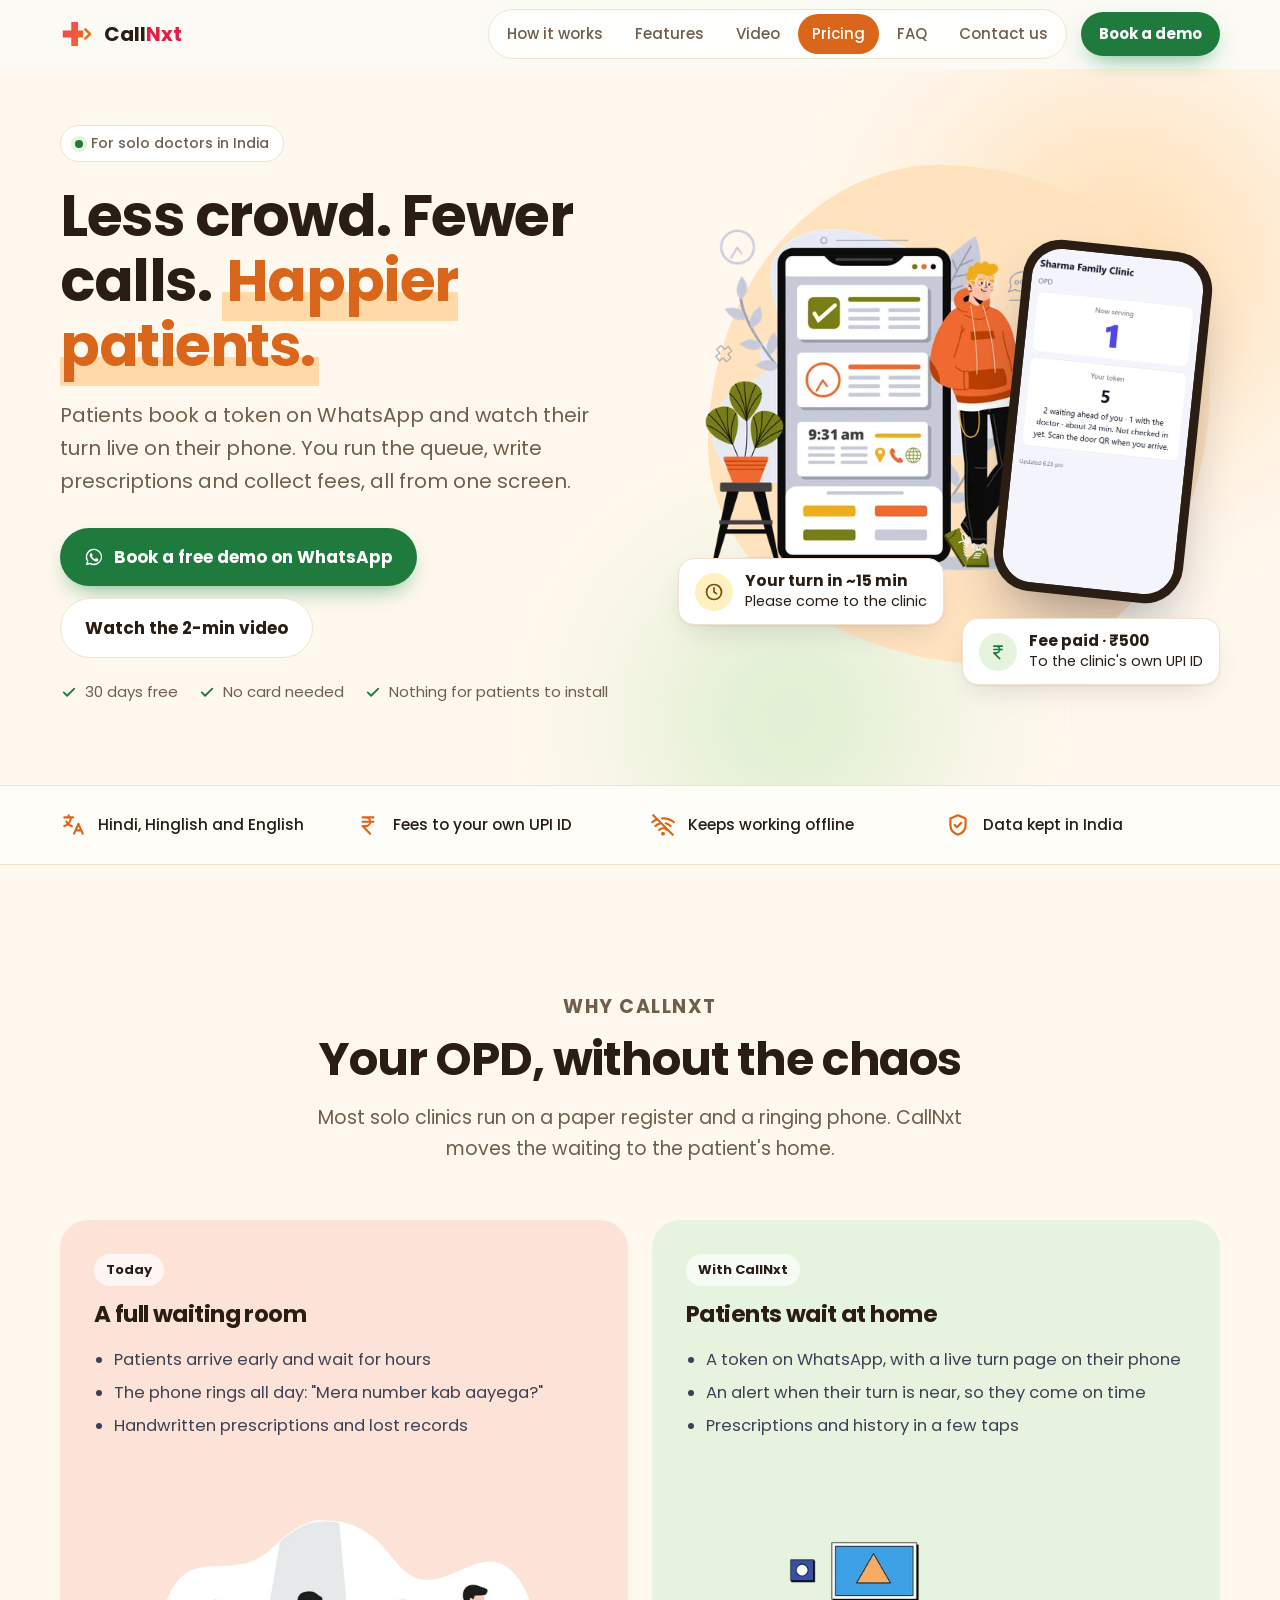
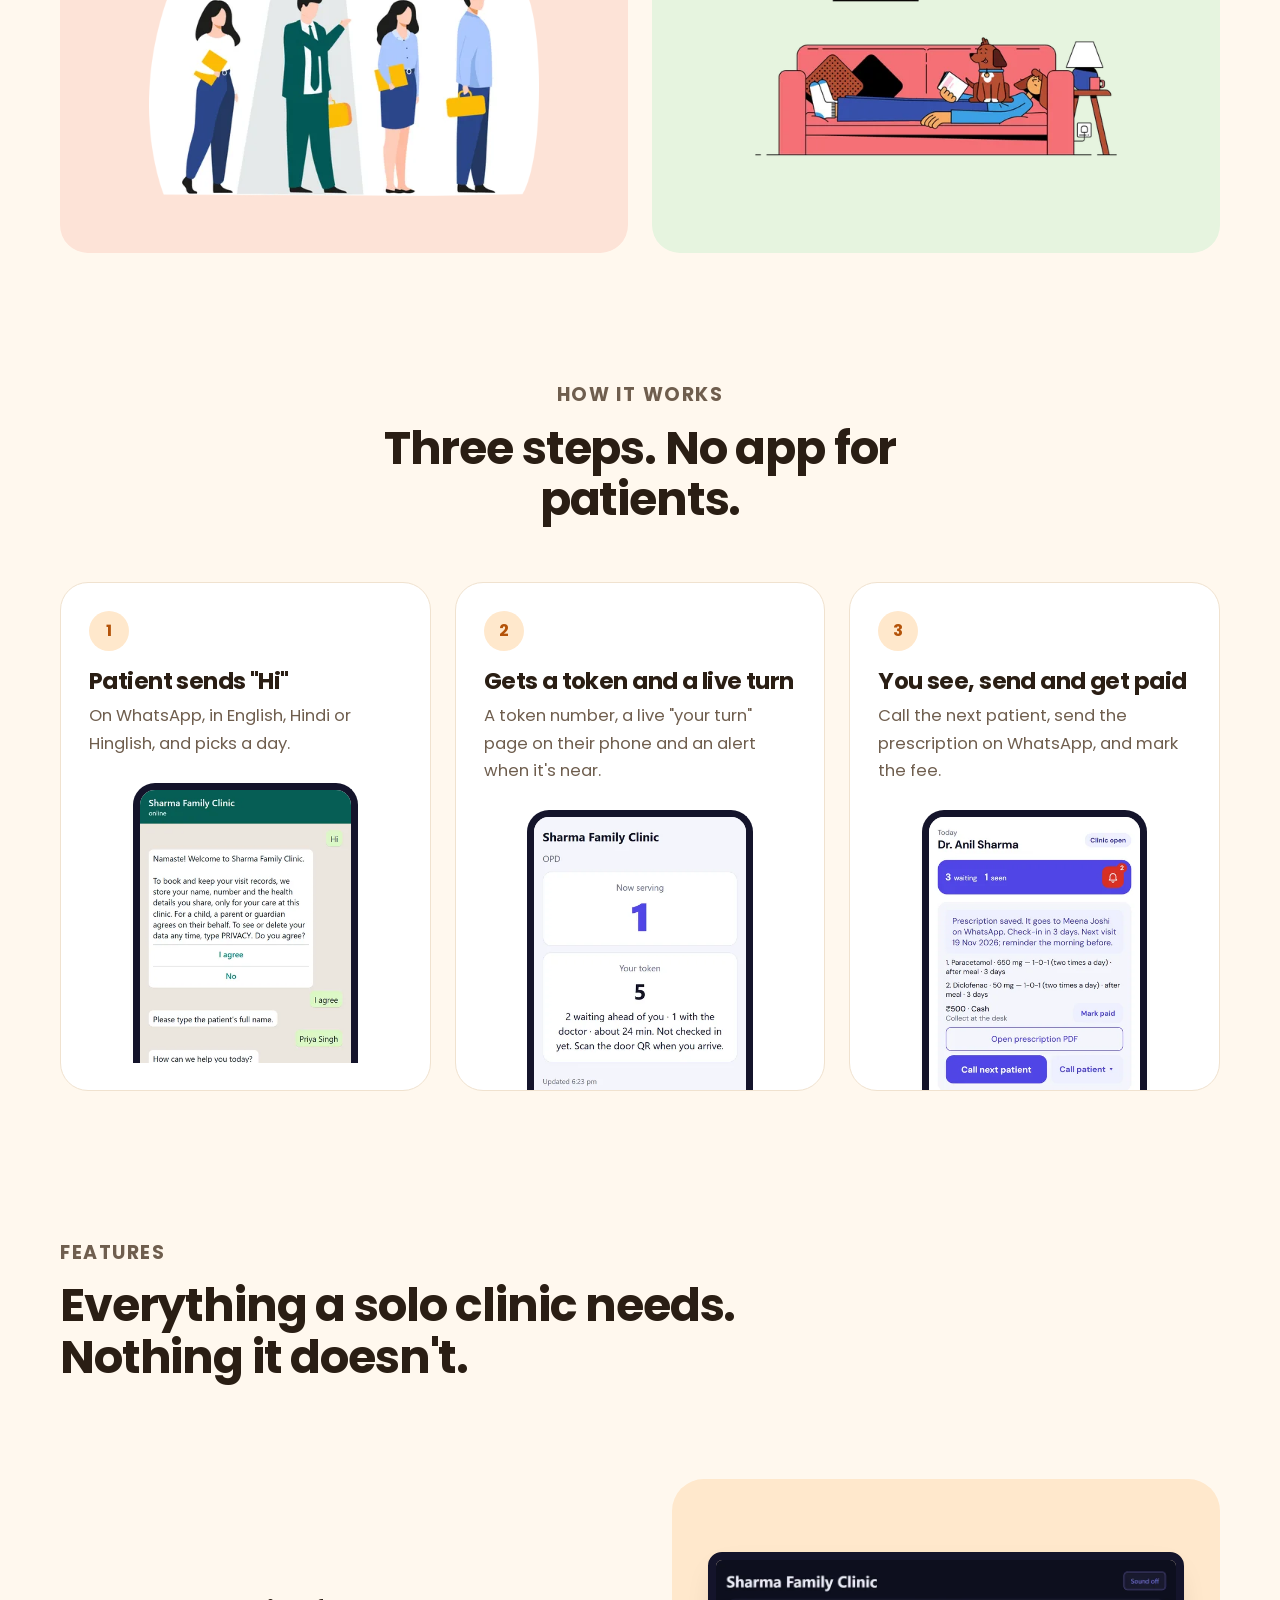
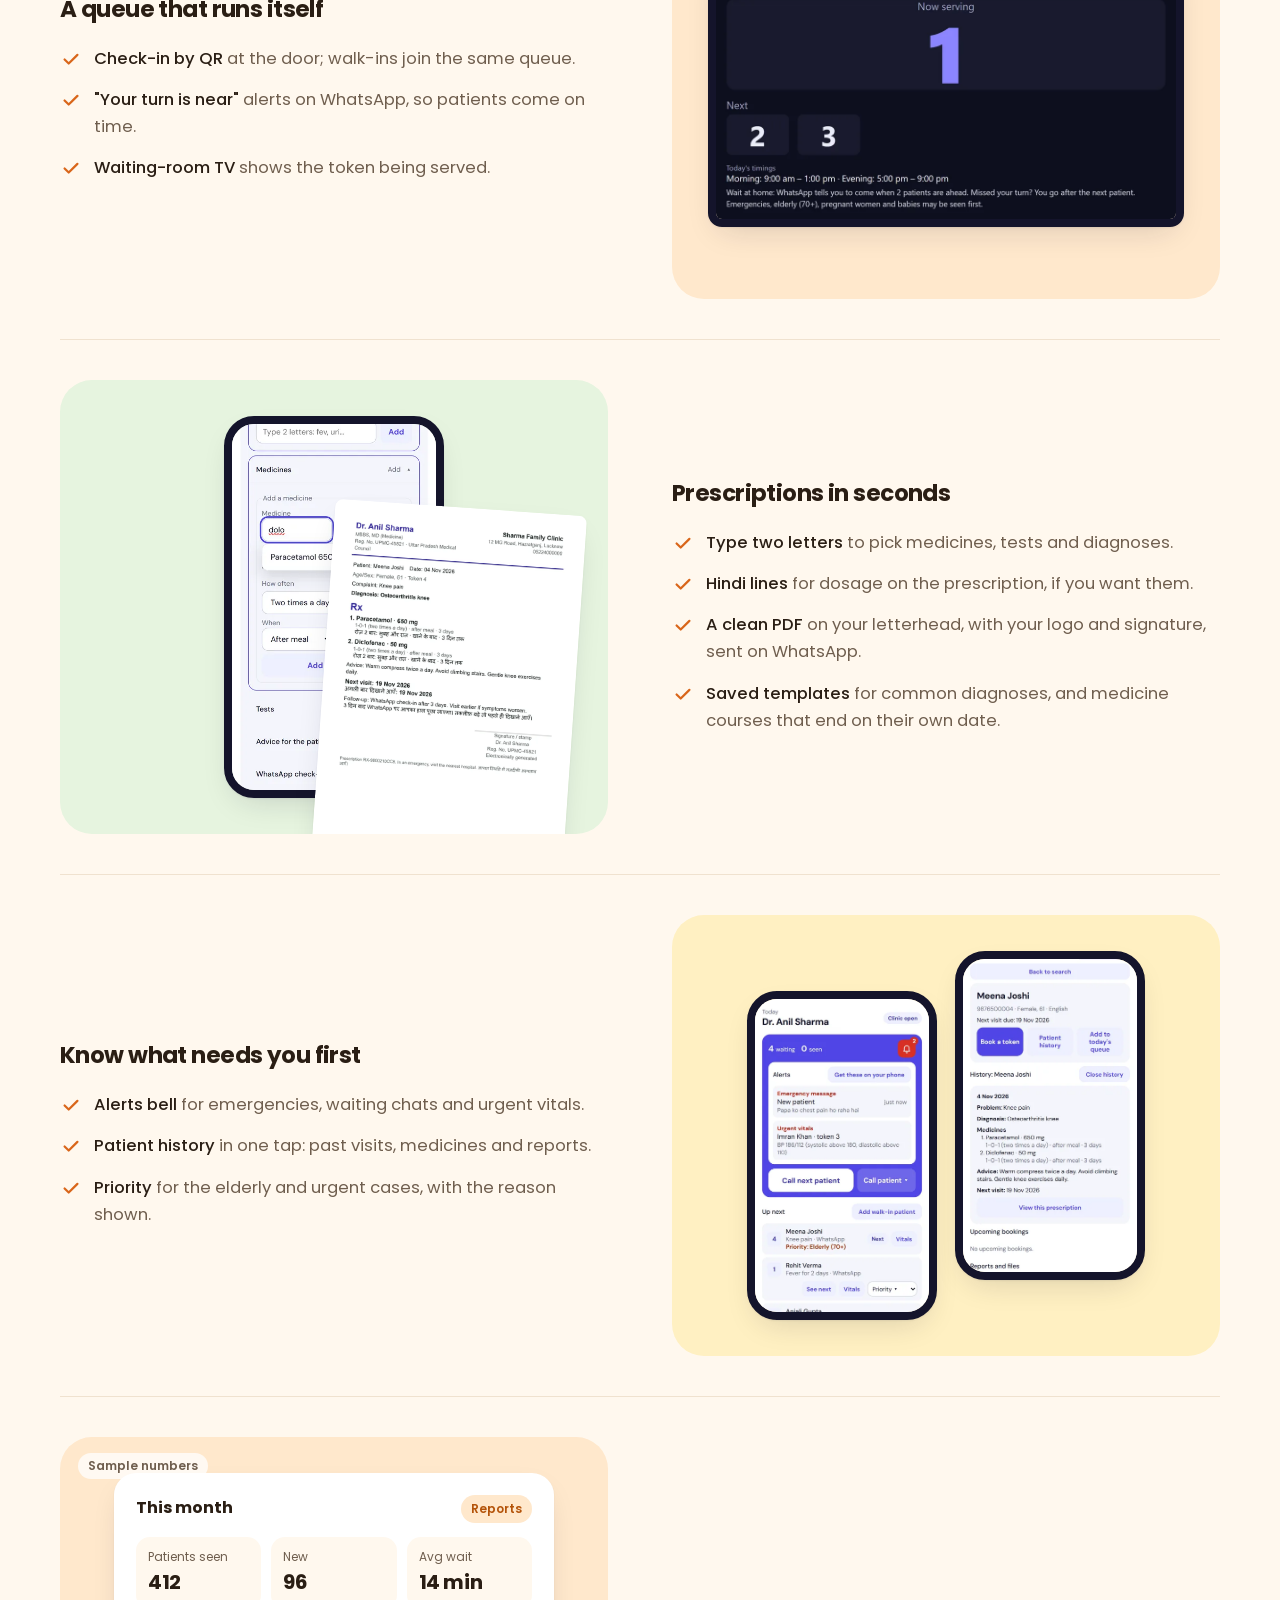
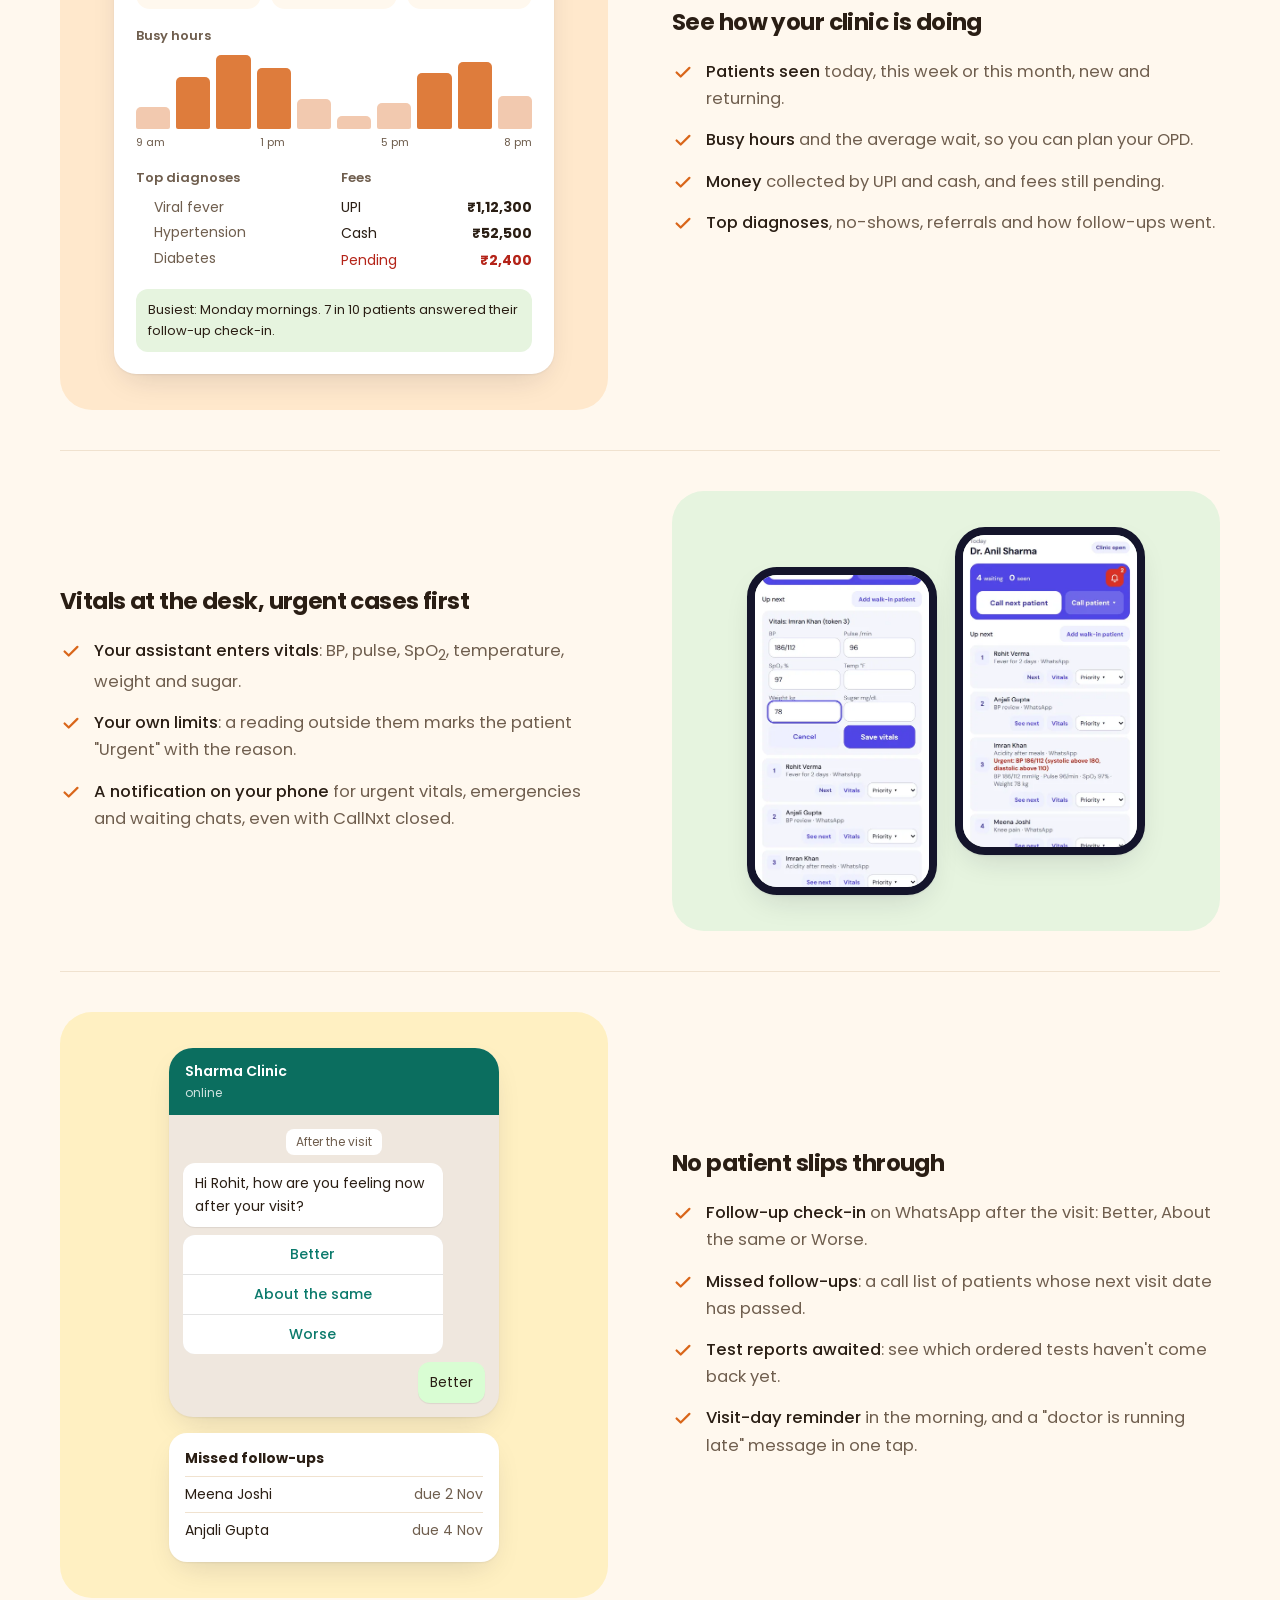
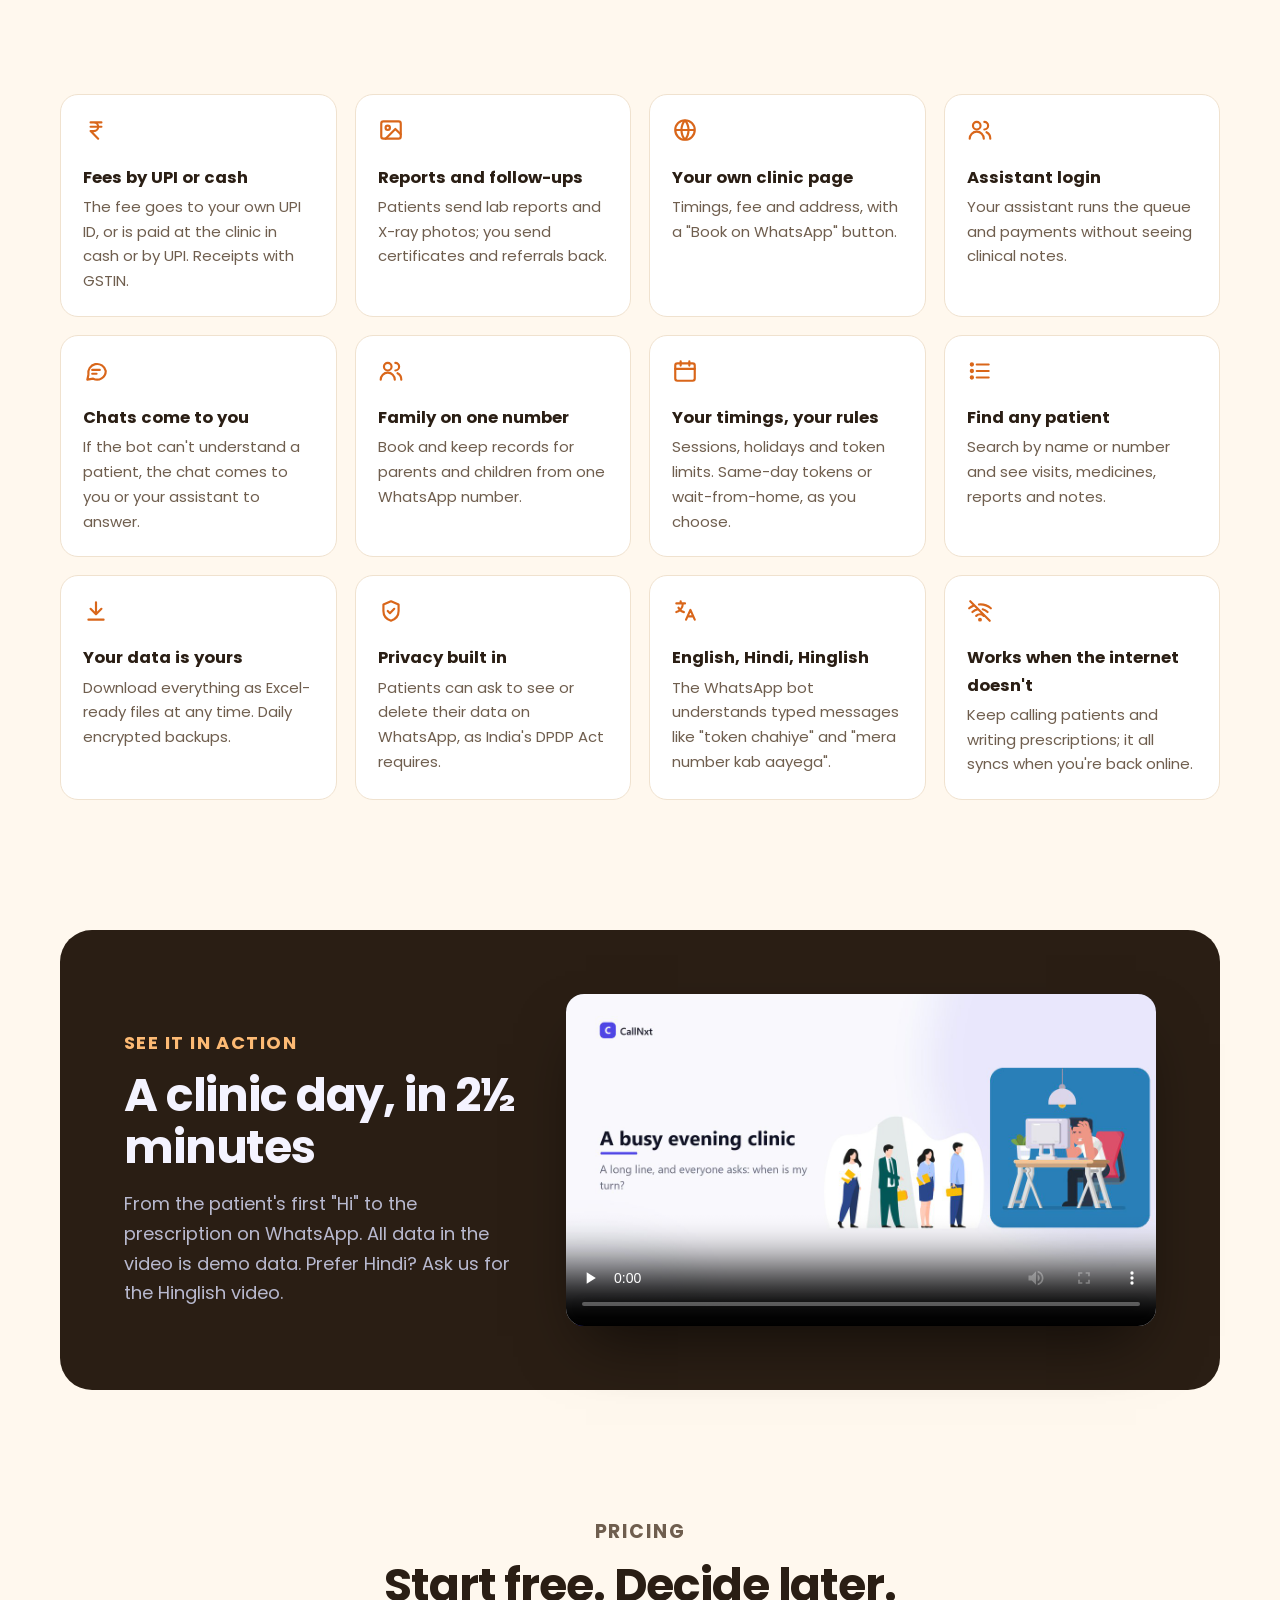
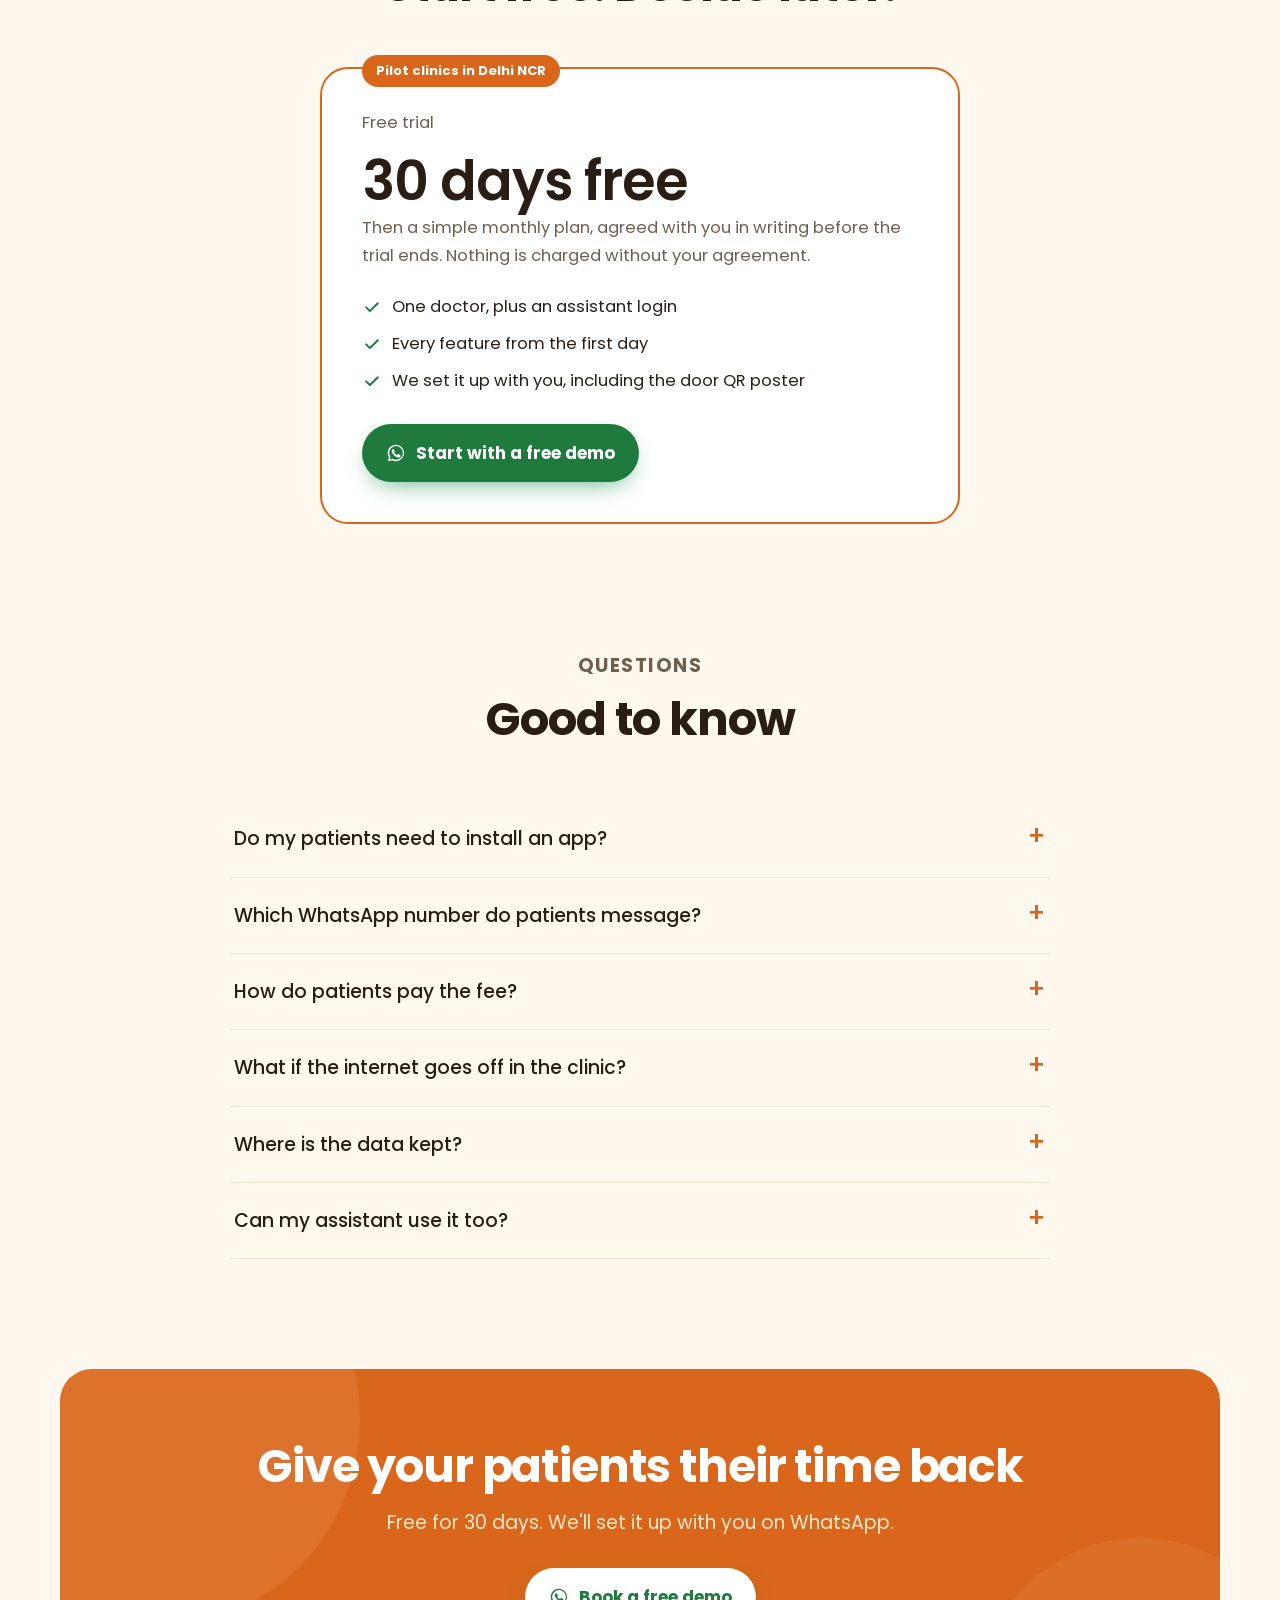
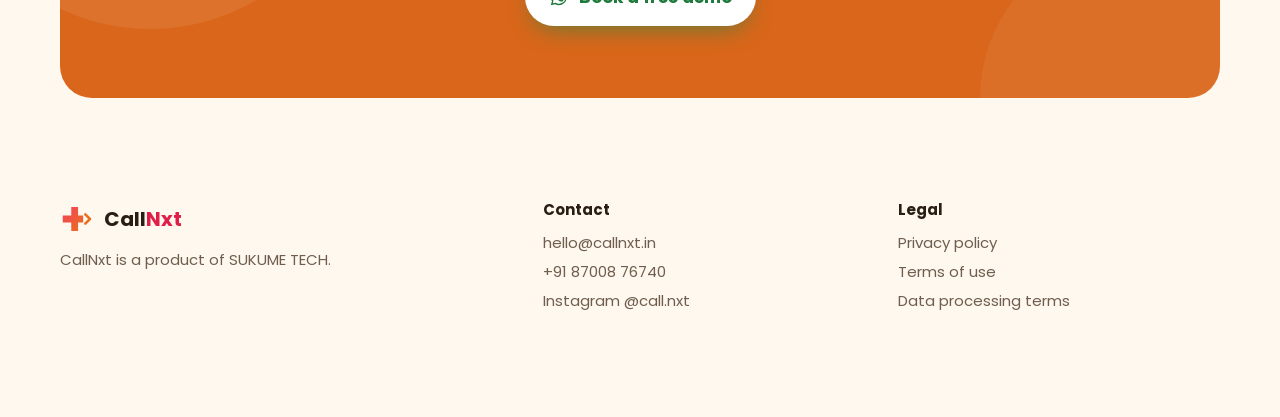
<file: index.html>
<!doctype html>
<html lang="en">
<head>
<meta charset="utf-8">
<meta name="viewport" content="width=device-width, initial-scale=1">
<title>CallNxt: WhatsApp tokens, queue and prescriptions for solo clinics</title>
<meta name="description" content="CallNxt helps solo doctors in India run tokens, the queue, prescriptions and patient messages on WhatsApp. 30 days free.">
<meta name="theme-color" content="#FFF8EE">
<link rel="canonical" href="https://callnxt.in/">
<meta property="og:title" content="CallNxt: less crowd, fewer calls, happier patients">
<meta property="og:description" content="WhatsApp tokens, a live queue and prescriptions for solo clinics in India. 30 days free.">
<meta property="og:image" content="https://callnxt.in/media/poster.jpg">
<meta property="og:url" content="https://callnxt.in/">
<link rel="icon" href="/static/icons/favicon-32.png" type="image/png">
<link rel="preconnect" href="https://fonts.googleapis.com">
<link rel="preconnect" href="https://fonts.gstatic.com" crossorigin>
<link rel="stylesheet" href="https://fonts.googleapis.com/css2?family=Poppins:wght@400;500;600;700&display=swap">
<style>
:root {
  --bg: #FBFAF7; --paper: #FFFFFF; --ink: #15142B; --muted: #5E6178; --line: #E9E7F0;
  --indigo: #4F46E5; --indigo-dark: #3730A3; --lav: #EEEDFE; --lav-2: #DCD9FD;
  --mint: #E3F5EC; --green: #128C4A; --green-dark: #0B6B37; --amber: #FFF1D6; --amber-ink: #7A4B00; --coral: #FDE9E2;
  --radius: 22px; --shadow: 0 1px 2px rgba(21,20,43,.06), 0 12px 32px -12px rgba(21,20,43,.18);
}
* { box-sizing: border-box; }
html { scroll-behavior: smooth; }
body { margin: 0; background: var(--bg); color: var(--ink); font: 17px/1.65 'DM Sans', 'Segoe UI', system-ui, sans-serif; -webkit-font-smoothing: antialiased; }
img { max-width: 100%; display: block; }
a { color: var(--indigo); }
h1, h2, h3 { font-family: 'Fraunces', Georgia, serif; font-weight: 600; letter-spacing: -0.015em; line-height: 1.12; margin: 0; }
h1 { font-size: clamp(40px, 6.2vw, 68px); }
h2 { font-size: clamp(30px, 4.2vw, 46px); }
h3 { font-size: 23px; }
p { margin: 0; }
.wrap { width: min(1160px, 100% - 40px); margin-inline: auto; }
.muted { color: var(--muted); }
.eyebrow { display: inline-flex; align-items: center; gap: 8px; padding: 6px 14px; border-radius: 99px; background: var(--paper);
  border: 1px solid var(--line); font-size: 14px; font-weight: 500; color: var(--muted); }
.eyebrow i { width: 8px; height: 8px; border-radius: 50%; background: var(--green); box-shadow: 0 0 0 4px var(--mint); }
.kicker { font-size: 14px; font-weight: 700; letter-spacing: .08em; text-transform: uppercase; color: var(--indigo); margin-bottom: 12px; }
.btn { display: inline-flex; align-items: center; gap: 10px; padding: 15px 24px; border-radius: 14px; font-weight: 700; font-size: 17px;
  text-decoration: none; transition: transform .15s ease, box-shadow .15s ease, background .15s ease; }
.btn:hover { transform: translateY(-2px); }
.btn-wa { background: var(--green); color: #fff; box-shadow: 0 10px 24px -10px rgba(18,140,74,.7); }
.btn-wa:hover { background: var(--green-dark); }
.btn-ghost { color: var(--ink); background: var(--paper); border: 1px solid var(--line); }
.btn svg { width: 20px; height: 20px; flex: none; }

/* header */
.top { position: sticky; top: 0; z-index: 20; background: rgba(251,250,247,.82); backdrop-filter: saturate(160%) blur(14px);
  -webkit-backdrop-filter: saturate(160%) blur(14px); border-bottom: 1px solid transparent; transition: border-color .2s; }
.top.scrolled { border-color: var(--line); }
.top .wrap { display: flex; align-items: center; justify-content: space-between; height: 68px; }
.brand { display: flex; align-items: center; gap: 10px; font-weight: 700; font-size: 20px; color: var(--ink); text-decoration: none; }
.brand img { width: 34px; height: 34px; }
.brand .nxt { color: #E11D48; }
.top nav { display: flex; align-items: center; gap: 14px; }
.menu { display: flex; align-items: center; gap: 4px; padding: 4px; border-radius: 999px; background: rgba(255,255,255,.7); border: 1px solid var(--line); }
.menu a { color: var(--muted); text-decoration: none; font-size: 15px; font-weight: 500; padding: 8px 14px; border-radius: 999px; transition: background .15s, color .15s; white-space: nowrap; }
.menu a:hover { color: var(--ink); background: var(--lav); }
.menu a.on { color: #fff; background: var(--indigo); }
.top nav .btn { padding: 10px 18px; font-size: 15px; color: #fff; }
.menu-btn { display: none; width: 44px; height: 44px; border-radius: 12px; border: 1px solid var(--line); background: var(--paper); cursor: pointer;
  padding: 0; flex-direction: column; align-items: center; justify-content: center; gap: 5px; }
.menu-btn span { width: 20px; height: 2px; border-radius: 2px; background: var(--ink); transition: transform .2s, opacity .2s; }
.menu-btn[aria-expanded="true"] span:nth-child(1) { transform: translateY(7px) rotate(45deg); }
.menu-btn[aria-expanded="true"] span:nth-child(2) { opacity: 0; }
.menu-btn[aria-expanded="true"] span:nth-child(3) { transform: translateY(-7px) rotate(-45deg); }

/* hero */
.hero { position: relative; overflow: hidden; padding: 56px 0 80px; }
.hero::before, .hero::after { content: ""; position: absolute; border-radius: 50%; filter: blur(60px); z-index: -1; }
.hero::before { width: 560px; height: 560px; right: -120px; top: -80px; background: radial-gradient(circle, #DCD9FD 0%, rgba(220,217,253,0) 70%); }
.hero::after { width: 460px; height: 460px; right: 260px; bottom: -160px; background: radial-gradient(circle, #CFEFDF 0%, rgba(207,239,223,0) 70%); }
.hero .wrap { display: grid; grid-template-columns: 1.05fr 1fr; gap: 48px; align-items: center; }
.hero h1 { margin: 22px 0 20px; }
.hero h1 em { font-style: italic; color: var(--indigo); }
.lead { font-size: 20px; color: var(--muted); max-width: 540px; }
.actions { display: flex; flex-wrap: wrap; gap: 12px; margin: 30px 0 22px; }
.ticks { display: flex; flex-wrap: wrap; gap: 8px 20px; padding: 0; margin: 0; list-style: none; font-size: 15px; color: var(--muted); }
.ticks li { display: flex; align-items: center; gap: 7px; }
.ticks svg { width: 18px; height: 18px; color: var(--green); }

.stage { position: relative; height: 600px; }
.device { position: absolute; width: 260px; border-radius: 38px; background: #14142B; padding: 9px; box-shadow: 0 30px 60px -20px rgba(21,20,43,.45); }
.device img { border-radius: 30px; aspect-ratio: 390/760; object-fit: cover; object-position: top; width: 100%; height: auto; }
.device.patient { left: 4%; top: 30px; transform: rotate(-5deg); }
.device.doctor { right: 4%; top: 0; transform: rotate(4deg); }
.device .label { display: none; position: absolute; left: 50%; bottom: -38px; transform: translateX(-50%); white-space: nowrap; font-size: 13px; font-weight: 700;
  color: var(--muted); }
.float { position: absolute; z-index: 3; display: flex; align-items: center; gap: 12px; background: var(--paper); border: 1px solid var(--line);
  border-radius: 16px; padding: 12px 16px; box-shadow: var(--shadow); font-size: 14.5px; line-height: 1.35; animation: bob 6s ease-in-out infinite; }
.float b { display: block; font-size: 15.5px; }
.float .dot { width: 38px; height: 38px; border-radius: 12px; display: grid; place-items: center; flex: none; }
.float .dot svg { width: 20px; height: 20px; }
.float.f1 { left: -4%; bottom: 120px; }
.float.f1 .dot { background: var(--amber); color: var(--amber-ink); }
.float.f2 { right: -2%; bottom: 40px; animation-delay: -3s; }
.float.f2 .dot { background: var(--mint); color: var(--green); }
@keyframes bob { 50% { transform: translateY(-8px); } }

/* trust strip */
.strip { border-block: 1px solid var(--line); background: var(--paper); }
.strip .wrap { display: grid; grid-template-columns: repeat(4, 1fr); gap: 20px; padding: 26px 0; }
.strip div { display: flex; align-items: center; gap: 12px; font-weight: 500; font-size: 15.5px; }
.strip svg { width: 26px; height: 26px; color: var(--indigo); flex: none; }

section.block { padding: 110px 0; }
.head { max-width: 680px; margin-bottom: 56px; }
.head.center { text-align: center; margin-inline: auto; }
.head p { margin-top: 16px; font-size: 19px; color: var(--muted); }

/* before / after */
.ba { display: grid; grid-template-columns: 1fr 1fr; gap: 24px; }
.ba article { border-radius: var(--radius); padding: 34px 34px 0; overflow: hidden; display: flex; flex-direction: column; }
.ba .before { background: var(--coral); }
.ba .after { background: var(--mint); }
.tag { align-self: flex-start; font-size: 13px; font-weight: 700; padding: 5px 12px; border-radius: 99px; background: rgba(255,255,255,.7); margin-bottom: 16px; }
.ba ul { margin: 18px 0 0; padding-left: 20px; color: #3D3F55; }
.ba li { margin-bottom: 6px; }
.ba img { width: 78%; margin: 18px auto 0; }

/* steps */
.steps { display: grid; grid-template-columns: repeat(3, 1fr); gap: 24px; }
.step { background: var(--paper); border: 1px solid var(--line); border-radius: var(--radius); padding: 28px 28px 0; overflow: hidden;
  display: flex; flex-direction: column; transition: transform .25s ease, box-shadow .25s ease; }
.step:hover { transform: translateY(-4px); box-shadow: var(--shadow); }
.step .n { width: 40px; height: 40px; border-radius: 12px; background: var(--lav); color: var(--indigo); font-weight: 700; display: grid; place-items: center; margin-bottom: 18px; }
.step p { color: var(--muted); margin-top: 8px; }
.step .shot { margin: 26px auto 0; width: 72%; border-radius: 22px 22px 0 0; border: 7px solid #14142B; border-bottom: 0; overflow: hidden; height: 280px; }
.step .shot img { width: 100%; }

/* features */
.feature { display: grid; grid-template-columns: 1fr 1fr; gap: 64px; align-items: center; padding: 40px 0; }
.feature + .feature { border-top: 1px solid var(--line); }
.feature.flip .media { order: -1; }
.feature ul { list-style: none; padding: 0; margin: 22px 0 0; display: grid; gap: 14px; }
.feature li { display: flex; gap: 12px; color: var(--muted); }
.feature li svg { width: 22px; height: 22px; flex: none; color: var(--indigo); margin-top: 3px; }
.feature li b { color: var(--ink); font-weight: 500; }
.media { position: relative; border-radius: var(--radius); padding: 36px; display: grid; place-items: center; min-height: 420px; overflow: hidden; }
.media.lav { background: var(--lav); }
.media.mint { background: var(--mint); }
.media.amber { background: var(--amber); }
.media .tv { border-radius: 14px; border: 8px solid #14142B; box-shadow: var(--shadow); }
.media .phone-sm { width: 220px; border-radius: 30px; border: 8px solid #14142B; overflow: hidden; box-shadow: var(--shadow); }
.media .phone-sm img { aspect-ratio: 390/700; object-fit: cover; object-position: top; }
.media .paper { position: absolute; width: 46%; right: 6%; bottom: -30px; transform: rotate(4deg); border-radius: 8px; box-shadow: var(--shadow); }
.media .pair { display: flex; gap: 18px; align-items: flex-end; }
.media .pair .phone-sm { width: 190px; }
.media .pair .phone-sm:last-child { margin-bottom: 40px; }

.more { display: grid; grid-template-columns: repeat(4, 1fr); gap: 18px; margin-top: 56px; }
.more div { background: var(--paper); border: 1px solid var(--line); border-radius: 18px; padding: 22px; }
.more b { display: block; margin: 12px 0 4px; }
.more p { font-size: 15px; color: var(--muted); }
.more svg { width: 26px; height: 26px; color: var(--indigo); }

/* video */
.video { background: #15142B; color: #F4F3FF; border-radius: 32px; padding: 64px; display: grid; grid-template-columns: .8fr 1.2fr; gap: 48px; align-items: center; }
.video .kicker { color: #A8A3FF; }
.video p { color: #B8B9CF; margin-top: 16px; font-size: 18px; }
.video video { width: 100%; border-radius: 18px; background: #000; aspect-ratio: 16/9; box-shadow: 0 30px 60px -20px rgba(0,0,0,.6); }

/* pricing + founder */
.duo { display: grid; grid-template-columns: 1fr; gap: 24px; max-width: 640px; margin-inline: auto; }
.price { background: var(--paper); border: 2px solid var(--indigo); border-radius: var(--radius); padding: 40px; position: relative; }
.price .badge { position: absolute; top: -14px; left: 40px; background: var(--indigo); color: #fff; font-size: 13px; font-weight: 700; padding: 5px 14px; border-radius: 99px; }
.price .big { font-family: 'Poppins', 'Segoe UI', sans-serif; letter-spacing: -0.02em; font-size: 54px; font-weight: 600; line-height: 1; margin: 18px 0 6px; }
.price ul { list-style: none; padding: 0; margin: 24px 0 30px; display: grid; gap: 10px; }
.price li { display: flex; gap: 10px; }
.price li svg { width: 20px; height: 20px; color: var(--green); flex: none; margin-top: 4px; }
.founder { background: var(--lav); border-radius: var(--radius); padding: 40px; display: flex; flex-direction: column; }
.founder .who { display: flex; align-items: center; gap: 14px; margin-top: auto; padding-top: 28px; }
.founder .av { width: 52px; height: 52px; border-radius: 50%; background: var(--indigo); color: #fff; font-weight: 700; font-size: 20px; display: grid; place-items: center; }
.founder blockquote { margin: 18px 0 0; font-family: 'Fraunces', Georgia, serif; font-size: 23px; line-height: 1.4; }

/* faq */
.faq { max-width: 820px; margin-inline: auto; }
.faq details { border-bottom: 1px solid var(--line); padding: 22px 4px; }
.faq summary { cursor: pointer; font-weight: 500; font-size: 19px; list-style: none; display: flex; justify-content: space-between; gap: 20px; }
.faq summary::-webkit-details-marker { display: none; }
.faq summary::after { content: "+"; font-size: 26px; line-height: 1; color: var(--indigo); transition: transform .2s; }
.faq details[open] summary::after { transform: rotate(45deg); }
.faq details p { margin-top: 12px; color: var(--muted); }

/* final cta */
.cta { background: var(--indigo); color: #fff; border-radius: 32px; padding: 72px 40px; text-align: center; position: relative; overflow: hidden; }
.cta::before { content: ""; position: absolute; width: 420px; height: 420px; border-radius: 50%; background: rgba(255,255,255,.08); left: -120px; top: -160px; }
.cta::after { content: ""; position: absolute; width: 320px; height: 320px; border-radius: 50%; background: rgba(255,255,255,.06); right: -80px; bottom: -160px; }
.cta p { color: #DCD9FD; font-size: 19px; margin: 14px auto 30px; max-width: 560px; }
.cta .btn-wa { position: relative; z-index: 1; }

footer { padding: 60px 0 100px; color: var(--muted); font-size: 15px; }
footer .wrap { display: grid; grid-template-columns: 1.4fr 1fr 1fr; gap: 32px; }
footer b { color: var(--ink); display: block; margin-bottom: 8px; }
footer a { color: var(--muted); text-decoration: none; display: block; margin: 4px 0; }
footer a:hover { color: var(--ink); }

.fab { position: fixed; right: 18px; bottom: 18px; z-index: 30; width: 60px; height: 60px; border-radius: 50%; background: var(--green);
  display: none; place-items: center; box-shadow: 0 12px 28px -8px rgba(18,140,74,.7); }
.fab svg { width: 30px; height: 30px; color: #fff; }

/* reveal */
.reveal { opacity: 0; transform: translateY(24px); transition: opacity .7s ease, transform .7s ease; }
.reveal.in { opacity: 1; transform: none; }
@media (prefers-reduced-motion: reduce) { .reveal { opacity: 1; transform: none; transition: none; } .float { animation: none; } html { scroll-behavior: auto; } }

/* responsive */
section[id], footer[id] { scroll-margin-top: 84px; }
@media (max-width: 1120px) {
  .menu-btn { display: flex; }
  .menu { display: none; position: absolute; left: 12px; right: 12px; top: 74px; flex-direction: column; align-items: stretch; gap: 6px;
    padding: 10px; border-radius: 20px; background: var(--paper); box-shadow: 0 20px 40px -12px rgba(42,30,20,.3); }
  .menu.open { display: flex; }
  .menu a { font-size: 17px; padding: 14px 18px; border-radius: 14px; background: var(--bg); color: var(--ink); }
}
@media (max-width: 960px) {
  .hero .wrap, .feature, .video, .duo { grid-template-columns: 1fr; }
  .feature.flip .media { order: 0; }
  .stage { height: 520px; max-width: 520px; margin-inline: auto; width: 100%; }
  .steps { grid-template-columns: 1fr; max-width: 520px; margin-inline: auto; }
  .more { grid-template-columns: 1fr 1fr; }
  .strip .wrap { grid-template-columns: 1fr 1fr; }
  .video { padding: 40px 28px; }
  footer .wrap { grid-template-columns: 1fr; }
}
@media (max-width: 640px) {
  body { font-size: 16px; }
  .hero { padding: 32px 0 56px; }
  .lead { font-size: 18px; }
  .btn { width: 100%; justify-content: center; }
  .top nav .btn { width: auto; }
  .stage { height: 440px; }
  .device { width: 168px; border-radius: 26px; padding: 6px; }
  .device img { border-radius: 21px; }
  .device.patient { left: 2%; top: 26px; }
  .device.doctor { right: 2%; }
  .device .label { display: none; }
  .float { font-size: 13px; padding: 10px 12px; }
  .float b { font-size: 14px; }
  .float.f1 { left: 0; bottom: 64px; }
  .float.f2 { right: 0; bottom: 0; }
  section.block { padding: 72px 0; }
  .ba { grid-template-columns: 1fr; }
  .ba article { padding: 26px 24px 0; }
  .media { padding: 24px; min-height: 340px; }
  .media .pair .phone-sm { width: 140px; }
  .more { grid-template-columns: 1fr; }
  .strip .wrap { grid-template-columns: 1fr 1fr; gap: 16px; }
  .strip div { font-size: 14px; }
  .price, .founder { padding: 30px 24px; }
  .cta { padding: 52px 22px; border-radius: 24px; }
  .fab { display: grid; }
}

:root { --bg: #FFF8EE; --paper: #FFFFFF; --ink: #2A1E14; --muted: #6F5E4E; --line: #F0E2CF; --indigo: #D9661A; --indigo-dark: #B45309;
  --lav: #FFE8CC; --mint: #E6F4DF; --amber: #FFF0C2; --coral: #FDE3D7; --green: #1F7A3D; --green-dark: #17602F; --radius: 28px; }
body { font-family: 'Poppins', 'Segoe UI', system-ui, sans-serif; font-size: 16.5px; }
h1, h2, h3 { font-family: 'Poppins', 'Segoe UI', sans-serif; font-weight: 700; letter-spacing: -0.025em; }
h1 { font-size: clamp(36px, 5.2vw, 58px); }
.hero::before { background: radial-gradient(circle, #FFD9A8 0%, rgba(255,217,168,0) 70%); }
.hero::after { background: radial-gradient(circle, #D4EDC8 0%, rgba(212,237,200,0) 70%); }
.hero h1 em { font-style: normal; color: var(--indigo); background: linear-gradient(transparent 64%, #FFD9A8 64%); padding: 0 4px; }
.btn { border-radius: 999px; }
.eyebrow { background: #FFF; border-color: var(--line); }
.illus { position: relative; height: 560px; }
.illus .blob { position: absolute; inset: 30px 10px 30px 30px; border-radius: 46% 54% 42% 58% / 56% 44% 56% 44%; background: #FFE3BF; }
.illus .art { position: absolute; width: 74%; left: 2%; top: 60px; }
.illus .device.mini { width: 190px; right: 4%; left: auto; top: 110px; transform: rotate(6deg); background: #2A1E14; }
.illus .float.f1 { left: 0; bottom: 70px; }
.illus .float.f2 { right: 0; bottom: 10px; }
.float .dot { border-radius: 50%; }
.strip { background: #FFFDF8; }
.kicker { color: var(--indigo); }
.ba .before { background: #FDE3D7; }
.ba .after { background: #E6F4DF; }
.step { border-radius: 28px; }
.step .n { border-radius: 50%; background: #FFE8CC; color: #B45309; }
.media { border-radius: 32px; }
.video { background: #2A1E14; }
.video .kicker { color: #FDBA74; }
.cta { background: #D9661A; }
.cta p { color: #FFE8CC; }
.cta .btn-wa { background: #fff; color: #1F7A3D; }
.founder { background: #FFE8CC; }
.price { border-color: #D9661A; }
.price .badge { background: #D9661A; }
.faq summary::after { color: #D9661A; }
@media (max-width: 960px) { .illus { max-width: 540px; margin-inline: auto; width: 100%; } }
@media (max-width: 640px) {
  .illus { height: 420px; }
  .illus .blob { inset: 20px 0 30px 10px; }
  .illus .art { width: 80%; top: 30px; }
  .illus .device.mini { width: 120px; top: 80px; right: 2%; border-radius: 22px; padding: 5px; }
  .illus .device.mini img { border-radius: 18px; }
  .illus .float.f1 { bottom: 60px; }
}

/* analytics card (sample numbers) */
.dash { width: 100%; max-width: 440px; background: #fff; border-radius: 22px; box-shadow: var(--shadow); padding: 22px; font-size: 14px; }
.dash .top-row { display: flex; justify-content: space-between; align-items: center; margin-bottom: 14px; }
.dash .top-row b { font-size: 16px; }
.dash .pill { font-size: 12px; font-weight: 600; background: var(--lav); color: var(--indigo-dark); padding: 4px 10px; border-radius: 99px; }
.dash .kpis { display: grid; grid-template-columns: repeat(3, 1fr); gap: 10px; }
.dash .kpi { background: var(--bg); border-radius: 14px; padding: 10px 12px; }
.dash .kpi span { display: block; color: var(--muted); font-size: 12px; }
.dash .kpi strong { font-size: 20px; letter-spacing: -0.02em; }
.dash h4 { font-size: 13px; color: var(--muted); font-weight: 600; margin: 16px 0 8px; }
.dash .bars { display: flex; align-items: flex-end; gap: 6px; height: 74px; }
.dash .bars i { flex: 1; background: var(--indigo); border-radius: 5px 5px 2px 2px; opacity: .85; }
.dash .bars i.lo { opacity: .35; }
.dash .hrs { display: flex; justify-content: space-between; color: var(--muted); font-size: 11px; margin-top: 4px; }
.dash .split { display: grid; grid-template-columns: 1fr 1fr; gap: 14px; }
.dash ol { margin: 0; padding-left: 18px; }
.dash ol li { margin: 2px 0; }
.dash .money div { display: flex; justify-content: space-between; margin: 3px 0; }
.dash .money .due { color: #B42318; }
.dash .note { margin-top: 14px; background: var(--mint); border-radius: 12px; padding: 10px 12px; font-size: 13px; }
.sample { position: absolute; left: 18px; top: 16px; font-size: 12px; font-weight: 600; color: var(--muted); background: rgba(255,255,255,.75); padding: 3px 10px; border-radius: 99px; }

/* WhatsApp follow-up mock */
.chat { width: 100%; max-width: 330px; background: #EFE7DE; border-radius: 24px; overflow: hidden; box-shadow: var(--shadow); font-size: 14px; }
.chat .bar { background: #0B6E5F; color: #fff; padding: 12px 16px; font-weight: 600; }
.chat .bar small { display: block; font-weight: 400; opacity: .8; font-size: 12px; }
.chat .body { padding: 14px; display: grid; gap: 8px; }
.chat .msg { background: #fff; border-radius: 12px; padding: 9px 12px; max-width: 86%; box-shadow: 0 1px 1px rgba(0,0,0,.08); }
.chat .msg.me { background: #D9FDD3; justify-self: end; }
.chat .btns { display: grid; gap: 1px; background: #E3E3E3; border-radius: 12px; overflow: hidden; max-width: 86%; }
.chat .btns span { background: #fff; color: #0B7A6C; text-align: center; padding: 8px; font-weight: 500; }
.chat .day { justify-self: center; font-size: 12px; background: #fff; border-radius: 8px; padding: 3px 10px; color: var(--muted); }
.media .stack { display: grid; gap: 16px; justify-items: center; width: 100%; }
.callist { width: 100%; max-width: 330px; background: #fff; border-radius: 18px; box-shadow: var(--shadow); padding: 14px 16px; font-size: 14px; }
.callist b { display: block; margin-bottom: 6px; }
.callist div { display: flex; justify-content: space-between; padding: 6px 0; border-top: 1px solid var(--line); color: var(--muted); }
.callist div span:first-child { color: var(--ink); }
@media (max-width: 640px) {
  .dash { padding: 16px; }
  .dash .kpi strong { font-size: 17px; }
  .dash .split { grid-template-columns: 1fr; }
}
</style>
</head>
<body>
<svg width="0" height="0" style="position:absolute" aria-hidden="true">
  <symbol id="chart" viewBox="0 0 24 24"><g fill="none" stroke="currentColor" stroke-width="2" stroke-linecap="round"><path d="M4 20h16M7 16v-5M12 16V6M17 16v-8"/></g></symbol>
  <symbol id="pen" viewBox="0 0 24 24"><g fill="none" stroke="currentColor" stroke-width="2" stroke-linecap="round" stroke-linejoin="round"><path d="M4 20h4L19 9l-4-4L4 16z"/><path d="M13 7l4 4"/></g></symbol>
  <symbol id="msg" viewBox="0 0 24 24"><g fill="none" stroke="currentColor" stroke-width="2" stroke-linecap="round" stroke-linejoin="round"><path d="M21 12a8 8 0 0 1-11.6 7.1L4 20l1-4.6A8 8 0 1 1 21 12z"/><path d="M8.5 11h7M8.5 14.5h4"/></g></symbol>
  <symbol id="down" viewBox="0 0 24 24"><g fill="none" stroke="currentColor" stroke-width="2" stroke-linecap="round" stroke-linejoin="round"><path d="M12 4v11M7 10l5 5 5-5M5 20h14"/></g></symbol>
  <symbol id="list" viewBox="0 0 24 24"><g fill="none" stroke="currentColor" stroke-width="2" stroke-linecap="round"><path d="M9 6h11M9 12h11M9 18h11"/><circle cx="4.5" cy="6" r="1" fill="currentColor"/><circle cx="4.5" cy="12" r="1" fill="currentColor"/><circle cx="4.5" cy="18" r="1" fill="currentColor"/></g></symbol>
  <symbol id="phone" viewBox="0 0 24 24"><g fill="none" stroke="currentColor" stroke-width="2" stroke-linecap="round"><rect x="7" y="2.5" width="10" height="19" rx="2.5"/><path d="M11 18.5h2"/></g></symbol>
  <symbol id="wa" viewBox="0 0 24 24"><path fill="currentColor" d="M12.04 2a9.9 9.9 0 0 0-8.5 15l-1.4 5 5.1-1.3A9.9 9.9 0 1 0 12.04 2Zm0 18.1a8.2 8.2 0 0 1-4.2-1.1l-.3-.2-3 .8.8-3-.2-.3a8.2 8.2 0 1 1 6.9 3.8Zm4.5-6.1c-.2-.1-1.5-.7-1.7-.8-.2-.1-.4-.1-.6.1l-.8 1c-.1.2-.3.2-.5.1a6.7 6.7 0 0 1-3.3-2.9c-.3-.4.2-.4.7-1.4.1-.2 0-.3 0-.4l-.8-1.8c-.2-.5-.4-.4-.6-.4h-.5a1 1 0 0 0-.7.3 3 3 0 0 0-.9 2.2 5.2 5.2 0 0 0 1.1 2.7 11.8 11.8 0 0 0 4.5 4c1.7.7 2.3.8 3.1.6.5-.1 1.5-.6 1.7-1.2.2-.6.2-1.1.2-1.2-.1-.1-.3-.2-.5-.3Z"/></symbol>
  <symbol id="check" viewBox="0 0 24 24"><path fill="none" stroke="currentColor" stroke-width="2.4" stroke-linecap="round" stroke-linejoin="round" d="m5 12.5 4.5 4.5L19 7.5"/></symbol>
  <symbol id="clock" viewBox="0 0 24 24"><g fill="none" stroke="currentColor" stroke-width="2" stroke-linecap="round"><circle cx="12" cy="12" r="9"/><path d="M12 7v5l3 2"/></g></symbol>
  <symbol id="rupee" viewBox="0 0 24 24"><path fill="none" stroke="currentColor" stroke-width="2" stroke-linecap="round" stroke-linejoin="round" d="M7 5h10M7 9h10M7 5h3a4 4 0 0 1 0 8H7l7 7"/></symbol>
  <symbol id="lang" viewBox="0 0 24 24"><g fill="none" stroke="currentColor" stroke-width="2" stroke-linecap="round" stroke-linejoin="round"><path d="M4 5h8M8 3v2M10 5c0 4-3 7-6 8M6 9c1 2 3 3.5 5 4"/><path d="m13 20 4-9 4 9M14.5 17h5"/></g></symbol>
  <symbol id="wifi" viewBox="0 0 24 24"><g fill="none" stroke="currentColor" stroke-width="2" stroke-linecap="round"><path d="M3 3l18 18M8.5 16.5a5 5 0 0 1 7 0M5 13a10 10 0 0 1 5-2.7M14.5 10.4A10 10 0 0 1 19 13M2 9.5a15 15 0 0 1 4.3-2.6M11 6a15 15 0 0 1 11 3.5"/><circle cx="12" cy="20" r=".8" fill="currentColor"/></g></symbol>
  <symbol id="shield" viewBox="0 0 24 24"><g fill="none" stroke="currentColor" stroke-width="2" stroke-linecap="round" stroke-linejoin="round"><path d="M12 3 5 6v6c0 4.5 3 7.7 7 9 4-1.3 7-4.5 7-9V6z"/><path d="m9 12 2 2 4-4"/></g></symbol>
  <symbol id="tv" viewBox="0 0 24 24"><g fill="none" stroke="currentColor" stroke-width="2" stroke-linecap="round"><rect x="3" y="5" width="18" height="12" rx="2"/><path d="M8 21h8M12 17v4"/></g></symbol>
  <symbol id="file" viewBox="0 0 24 24"><g fill="none" stroke="currentColor" stroke-width="2" stroke-linecap="round" stroke-linejoin="round"><path d="M14 3H7a2 2 0 0 0-2 2v14a2 2 0 0 0 2 2h10a2 2 0 0 0 2-2V8z"/><path d="M14 3v5h5M9 13h6M9 17h4"/></g></symbol>
  <symbol id="bell" viewBox="0 0 24 24"><g fill="none" stroke="currentColor" stroke-width="2" stroke-linecap="round" stroke-linejoin="round"><path d="M6 16V11a6 6 0 1 1 12 0v5l2 2H4z"/><path d="M10 21h4"/></g></symbol>
  <symbol id="user" viewBox="0 0 24 24"><g fill="none" stroke="currentColor" stroke-width="2" stroke-linecap="round"><circle cx="12" cy="8" r="4"/><path d="M4 21a8 8 0 0 1 16 0"/></g></symbol>
  <symbol id="globe" viewBox="0 0 24 24"><g fill="none" stroke="currentColor" stroke-width="2"><circle cx="12" cy="12" r="9"/><path d="M3 12h18M12 3a14 14 0 0 1 0 18M12 3a14 14 0 0 0 0 18"/></g></symbol>
  <symbol id="img" viewBox="0 0 24 24"><g fill="none" stroke="currentColor" stroke-width="2" stroke-linecap="round" stroke-linejoin="round"><rect x="3" y="4" width="18" height="16" rx="2"/><circle cx="9" cy="10" r="2"/><path d="m21 16-5-5-9 9"/></g></symbol>
  <symbol id="cal" viewBox="0 0 24 24"><g fill="none" stroke="currentColor" stroke-width="2" stroke-linecap="round"><rect x="3" y="5" width="18" height="16" rx="2"/><path d="M3 10h18M8 3v4M16 3v4"/></g></symbol>
  <symbol id="team" viewBox="0 0 24 24"><g fill="none" stroke="currentColor" stroke-width="2" stroke-linecap="round"><circle cx="9" cy="8" r="3.5"/><path d="M2.5 20a6.5 6.5 0 0 1 13 0M16 4.5a3.5 3.5 0 0 1 0 7M18 14a6.5 6.5 0 0 1 3.5 6"/></g></symbol>
</svg>

<header class="top" id="top">
  <div class="wrap">
    <a class="brand" href="#"><img src="/media/callnxt-mark.svg" alt=""><span>Call<span class="nxt">Nxt</span></span></a>
    <nav>
      <div class="menu" id="menu">
        <a href="#how">How it works</a><a href="#features">Features</a><a href="#video">Video</a><a href="#pricing">Pricing</a><a href="#faq">FAQ</a><a href="#contact">Contact us</a>
      </div>
      <a class="btn btn-wa" href="https://wa.me/918700876740?text=Hi%2C%20I%27d%20like%20a%20free%20demo%20of%20CallNxt%20for%20my%20clinic." target="_blank" rel="noopener">Book a demo</a>
      <button class="menu-btn" type="button" aria-expanded="false" aria-controls="menu" aria-label="Open menu"><span></span><span></span><span></span></button>
    </nav>
  </div>
</header>

<main>
  <section class="hero">
    <div class="wrap">
      <div>
        <span class="eyebrow"><i></i>For solo doctors in India</span>
        <h1>Less crowd. Fewer calls. <em>Happier patients.</em></h1>
        <p class="lead">Patients book a token on WhatsApp and watch their turn live on their phone. You run the queue, write prescriptions and collect fees, all from one screen.</p>
        <div class="actions"><a class="btn btn-wa" href="https://wa.me/918700876740?text=Hi%2C%20I%27d%20like%20a%20free%20demo%20of%20CallNxt%20for%20my%20clinic." target="_blank" rel="noopener"><svg><use href="#wa"/></svg>Book a free demo on WhatsApp</a><a class="btn btn-ghost" href="#video">Watch the 2-min video</a></div>
        <ul class="ticks">
          <li><svg><use href="#check"/></svg>30 days free</li>
          <li><svg><use href="#check"/></svg>No card needed</li>
          <li><svg><use href="#check"/></svg>Nothing for patients to install</li>
        </ul>
      </div>
      <div class="illus" role="img" aria-label="Cartoon of a patient booking on a phone, with the live turn page">
        <div class="blob"></div>
        <img class="art" src="/media/14.webp" alt="">
        <div class="device mini"><img src="/media/w_live.webp" alt="" width="390" height="760"></div>
        <div class="float f1"><span class="dot"><svg><use href="#clock"/></svg></span><span><b>Your turn in ~15 min</b>Please come to the clinic</span></div>
        <div class="float f2"><span class="dot"><svg><use href="#rupee"/></svg></span><span><b>Fee paid · ₹500</b>To the clinic's own UPI ID</span></div>
      </div>
    </div>
  </section>

  <div class="strip">
    <div class="wrap">
      <div><svg><use href="#lang"/></svg>Hindi, Hinglish and English</div>
      <div><svg><use href="#rupee"/></svg>Fees to your own UPI ID</div>
      <div><svg><use href="#wifi"/></svg>Keeps working offline</div>
      <div><svg><use href="#shield"/></svg>Data kept in India</div>
    </div>
  </div>

  <section class="block">
    <div class="wrap">
      <div class="head center reveal">
        <p class="kicker">Why CallNxt</p>
        <h2>Your OPD, without the chaos</h2>
        <p>Most solo clinics run on a paper register and a ringing phone. CallNxt moves the waiting to the patient's home.</p>
      </div>
      <div class="ba">
        <article class="before reveal">
          <span class="tag">Today</span>
          <h3>A full waiting room</h3>
          <ul><li>Patients arrive early and wait for hours</li><li>The phone rings all day: "Mera number kab aayega?"</li><li>Handwritten prescriptions and lost records</li></ul>
          <img src="/media/01.webp" alt="Cartoon of people waiting in a long queue" loading="lazy">
        </article>
        <article class="after reveal">
          <span class="tag">With CallNxt</span>
          <h3>Patients wait at home</h3>
          <ul><li>A token on WhatsApp, with a live turn page on their phone</li><li>An alert when their turn is near, so they come on time</li><li>Prescriptions and history in a few taps</li></ul>
          <img src="/media/11.webp" alt="Cartoon of a person relaxing at home" loading="lazy">
        </article>
      </div>
    </div>
  </section>

  <section class="block" id="how" style="padding-top:0">
    <div class="wrap">
      <div class="head center reveal">
        <p class="kicker">How it works</p>
        <h2>Three steps. No app for patients.</h2>
      </div>
      <div class="steps">
        <div class="step reveal"><span class="n">1</span><h3>Patient sends "Hi"</h3><p>On WhatsApp, in English, Hindi or Hinglish, and picks a day.</p><div class="shot"><img src="/media/w_menu.webp" alt="WhatsApp menu from the clinic" loading="lazy"></div></div>
        <div class="step reveal"><span class="n">2</span><h3>Gets a token and a live turn</h3><p>A token number, a live "your turn" page on their phone and an alert when it's near.</p><div class="shot"><img src="/media/w_live.webp" alt="Live turn page on a phone" loading="lazy"></div></div>
        <div class="step reveal"><span class="n">3</span><h3>You see, send and get paid</h3><p>Call the next patient, send the prescription on WhatsApp, and mark the fee.</p><div class="shot"><img src="/media/d_sent.webp" alt="Doctor screen after sending a prescription" loading="lazy"></div></div>
      </div>
    </div>
  </section>

  <section class="block" id="features" style="padding-top:20px">
    <div class="wrap">
      <div class="head reveal">
        <p class="kicker">Features</p>
        <h2>Everything a solo clinic needs. Nothing it doesn't.</h2>
      </div>

      <div class="feature reveal">
        <div>
          <h3>A queue that runs itself</h3>
          <ul>
            <li><svg><use href="#check"/></svg><span><b>Check-in by QR</b> at the door; walk-ins join the same queue.</span></li>
            <li><svg><use href="#check"/></svg><span><b>"Your turn is near"</b> alerts on WhatsApp, so patients come on time.</span></li>
            <li><svg><use href="#check"/></svg><span><b>Waiting-room TV</b> shows the token being served.</span></li>
          </ul>
        </div>
        <div class="media lav"><img class="tv" src="/media/tv.webp" alt="Waiting-room TV showing the token now serving" loading="lazy"></div>
      </div>

      <div class="feature flip reveal">
        <div>
          <h3>Prescriptions in seconds</h3>
          <ul>
            <li><svg><use href="#check"/></svg><span><b>Type two letters</b> to pick medicines, tests and diagnoses.</span></li>
            <li><svg><use href="#check"/></svg><span><b>Hindi lines</b> for dosage on the prescription, if you want them.</span></li>
            <li><svg><use href="#check"/></svg><span><b>A clean PDF</b> on your letterhead, with your logo and signature, sent on WhatsApp.</span></li>
            <li><svg><use href="#check"/></svg><span><b>Saved templates</b> for common diagnoses, and medicine courses that end on their own date.</span></li>
          </ul>
        </div>
        <div class="media mint"><div class="phone-sm"><img src="/media/d_typeahead.webp" alt="Typing a medicine name" loading="lazy"></div><img class="paper" src="/media/rx_pdf.webp" alt="Prescription PDF" loading="lazy"></div>
      </div>

      <div class="feature reveal">
        <div>
          <h3>Know what needs you first</h3>
          <ul>
            <li><svg><use href="#check"/></svg><span><b>Alerts bell</b> for emergencies, waiting chats and urgent vitals.</span></li>
            <li><svg><use href="#check"/></svg><span><b>Patient history</b> in one tap: past visits, medicines and reports.</span></li>
            <li><svg><use href="#check"/></svg><span><b>Priority</b> for the elderly and urgent cases, with the reason shown.</span></li>
          </ul>
        </div>
        <div class="media amber"><div class="pair"><div class="phone-sm"><img src="/media/d_alerts.webp" alt="Alerts on the doctor screen" loading="lazy"></div><div class="phone-sm"><img src="/media/d_history.webp" alt="Patient history" loading="lazy"></div></div></div>
      </div>


      <div class="feature flip reveal">
        <div>
          <h3>See how your clinic is doing</h3>
          <ul>
            <li><svg><use href="#check"/></svg><span><b>Patients seen</b> today, this week or this month, new and returning.</span></li>
            <li><svg><use href="#check"/></svg><span><b>Busy hours</b> and the average wait, so you can plan your OPD.</span></li>
            <li><svg><use href="#check"/></svg><span><b>Money</b> collected by UPI and cash, and fees still pending.</span></li>
            <li><svg><use href="#check"/></svg><span><b>Top diagnoses</b>, no-shows, referrals and how follow-ups went.</span></li>
          </ul>
        </div>
        <div class="media lav">
          <span class="sample">Sample numbers</span>
          <div class="dash" role="img" aria-label="Clinic report with sample numbers">
            <div class="top-row"><b>This month</b><span class="pill">Reports</span></div>
            <div class="kpis">
              <div class="kpi"><span>Patients seen</span><strong>412</strong></div>
              <div class="kpi"><span>New</span><strong>96</strong></div>
              <div class="kpi"><span>Avg wait</span><strong>14 min</strong></div>
            </div>
            <h4>Busy hours</h4>
            <div class="bars"><i class="lo" style="height:30%"></i><i style="height:70%"></i><i style="height:100%"></i><i style="height:82%"></i><i class="lo" style="height:40%"></i><i class="lo" style="height:18%"></i><i class="lo" style="height:35%"></i><i style="height:76%"></i><i style="height:90%"></i><i class="lo" style="height:45%"></i></div>
            <div class="hrs"><span>9 am</span><span>1 pm</span><span>5 pm</span><span>8 pm</span></div>
            <div class="split">
              <div><h4>Top diagnoses</h4><ol><li>Viral fever</li><li>Hypertension</li><li>Diabetes</li></ol></div>
              <div class="money"><h4>Fees</h4><div><span>UPI</span><b>&#8377;1,12,300</b></div><div><span>Cash</span><b>&#8377;52,500</b></div><div class="due"><span>Pending</span><b>&#8377;2,400</b></div></div>
            </div>
            <div class="note">Busiest: Monday mornings. 7 in 10 patients answered their follow-up check-in.</div>
          </div>
        </div>
      </div>

      <div class="feature reveal">
        <div>
          <h3>Vitals at the desk, urgent cases first</h3>
          <ul>
            <li><svg><use href="#check"/></svg><span><b>Your assistant enters vitals</b>: BP, pulse, SpO<sub>2</sub>, temperature, weight and sugar.</span></li>
            <li><svg><use href="#check"/></svg><span><b>Your own limits</b>: a reading outside them marks the patient "Urgent" with the reason.</span></li>
            <li><svg><use href="#check"/></svg><span><b>A notification on your phone</b> for urgent vitals, emergencies and waiting chats, even with CallNxt closed.</span></li>
          </ul>
        </div>
        <div class="media mint"><div class="pair"><div class="phone-sm"><img src="/media/d_vitals.webp" alt="Assistant entering vitals" loading="lazy"></div><div class="phone-sm"><img src="/media/d_urgent.webp" alt="Patient marked urgent on the queue" loading="lazy"></div></div></div>
      </div>

      <div class="feature flip reveal">
        <div>
          <h3>No patient slips through</h3>
          <ul>
            <li><svg><use href="#check"/></svg><span><b>Follow-up check-in</b> on WhatsApp after the visit: Better, About the same or Worse.</span></li>
            <li><svg><use href="#check"/></svg><span><b>Missed follow-ups</b>: a call list of patients whose next visit date has passed.</span></li>
            <li><svg><use href="#check"/></svg><span><b>Test reports awaited</b>: see which ordered tests haven't come back yet.</span></li>
            <li><svg><use href="#check"/></svg><span><b>Visit-day reminder</b> in the morning, and a "doctor is running late" message in one tap.</span></li>
          </ul>
        </div>
        <div class="media amber">
          <div class="stack">
            <div class="chat" role="img" aria-label="Follow-up check-in on WhatsApp">
              <div class="bar">Sharma Clinic<small>online</small></div>
              <div class="body">
                <span class="day">After the visit</span>
                <div class="msg">Hi Rohit, how are you feeling now after your visit?</div>
                <div class="btns"><span>Better</span><span>About the same</span><span>Worse</span></div>
                <div class="msg me">Better</div>
              </div>
            </div>
            <div class="callist"><b>Missed follow-ups</b>
              <div><span>Meena Joshi</span><span>due 2 Nov</span></div>
              <div><span>Anjali Gupta</span><span>due 4 Nov</span></div>
            </div>
          </div>
        </div>
      </div>

      <div class="more">
        <div class="reveal"><svg><use href="#rupee"/></svg><b>Fees by UPI or cash</b><p>The fee goes to your own UPI ID, or is paid at the clinic in cash or by UPI. Receipts with GSTIN.</p></div>
        <div class="reveal"><svg><use href="#img"/></svg><b>Reports and follow-ups</b><p>Patients send lab reports and X-ray photos; you send certificates and referrals back.</p></div>
        <div class="reveal"><svg><use href="#globe"/></svg><b>Your own clinic page</b><p>Timings, fee and address, with a "Book on WhatsApp" button.</p></div>
        <div class="reveal"><svg><use href="#team"/></svg><b>Assistant login</b><p>Your assistant runs the queue and payments without seeing clinical notes.</p></div>
        <div class="reveal"><svg><use href="#msg"/></svg><b>Chats come to you</b><p>If the bot can't understand a patient, the chat comes to you or your assistant to answer.</p></div>
        <div class="reveal"><svg><use href="#team"/></svg><b>Family on one number</b><p>Book and keep records for parents and children from one WhatsApp number.</p></div>
        <div class="reveal"><svg><use href="#cal"/></svg><b>Your timings, your rules</b><p>Sessions, holidays and token limits. Same-day tokens or wait-from-home, as you choose.</p></div>
        <div class="reveal"><svg><use href="#list"/></svg><b>Find any patient</b><p>Search by name or number and see visits, medicines, reports and notes.</p></div>
        <div class="reveal"><svg><use href="#down"/></svg><b>Your data is yours</b><p>Download everything as Excel-ready files at any time. Daily encrypted backups.</p></div>
        <div class="reveal"><svg><use href="#shield"/></svg><b>Privacy built in</b><p>Patients can ask to see or delete their data on WhatsApp, as India's DPDP Act requires.</p></div>
        <div class="reveal"><svg><use href="#lang"/></svg><b>English, Hindi, Hinglish</b><p>The WhatsApp bot understands typed messages like "token chahiye" and "mera number kab aayega".</p></div>
        <div class="reveal"><svg><use href="#wifi"/></svg><b>Works when the internet doesn't</b><p>Keep calling patients and writing prescriptions; it all syncs when you're back online.</p></div>
      </div>
    </div>
  </section>

  <section id="video" style="padding: 20px 0 110px">
    <div class="wrap">
      <div class="video reveal">
        <div>
          <p class="kicker">See it in action</p>
          <h2>A clinic day, in 2½ minutes</h2>
          <p>From the patient's first "Hi" to the prescription on WhatsApp. All data in the video is demo data. Prefer Hindi? Ask us for the Hinglish video.</p>
        </div>
        <video controls preload="none" playsinline poster="/media/poster.jpg" src="/media/CallNxt-demo-English.mp4"></video>
      </div>
    </div>
  </section>

  <section class="block" id="pricing" style="padding-top:0">
    <div class="wrap">
      <div class="head center reveal"><p class="kicker">Pricing</p><h2>Start free. Decide later.</h2></div>
      <div class="duo">
        <div class="price reveal">
          <span class="badge">Pilot clinics in Delhi NCR</span>
          <p class="muted">Free trial</p>
          <p class="big">30 days free</p>
          <p class="muted">Then a simple monthly plan, agreed with you in writing before the trial ends. Nothing is charged without your agreement.</p>
          <ul>
            <li><svg><use href="#check"/></svg>One doctor, plus an assistant login</li>
            <li><svg><use href="#check"/></svg>Every feature from the first day</li>
            <li><svg><use href="#check"/></svg>We set it up with you, including the door QR poster</li>
          </ul>
          <a class="btn btn-wa" href="https://wa.me/918700876740?text=Hi%2C%20I%27d%20like%20a%20free%20demo%20of%20CallNxt%20for%20my%20clinic." target="_blank" rel="noopener"><svg><use href="#wa"/></svg>Start with a free demo</a>
        </div>
      </div>
    </div>
  </section>

  <section class="block" id="faq" style="padding-top:0">
    <div class="wrap">
      <div class="head center reveal"><p class="kicker">Questions</p><h2>Good to know</h2></div>
      <div class="faq reveal">
        <details><summary>Do my patients need to install an app?</summary><p>No. They use the WhatsApp they already have. The live turn page opens in any phone browser.</p></details>
        <details><summary>Which WhatsApp number do patients message?</summary><p>The clinic's WhatsApp number is set up with you during onboarding, and printed on the QR poster for your door.</p></details>
        <details><summary>How do patients pay the fee?</summary><p>The fee goes to your own UPI ID, or is paid at the clinic in cash or by UPI. CallNxt never holds your money.</p></details>
        <details><summary>What if the internet goes off in the clinic?</summary><p>The doctor screen keeps working offline: you can call patients and write prescriptions, and everything is sent when the connection returns.</p></details>
        <details><summary>Where is the data kept?</summary><p>In India, with each clinic's data kept apart. Patients can see or delete their data under India's DPDP Act. Read the <a href="/privacy/">privacy policy</a>.</p></details>
        <details><summary>Can my assistant use it too?</summary><p>Yes. The assistant gets their own sign-in for the queue, bookings and payments, without seeing clinical notes.</p></details>
      </div>
    </div>
  </section>

  <section style="padding-bottom: 40px">
    <div class="wrap">
      <div class="cta reveal">
        <h2>Give your patients their time back</h2>
        <p>Free for 30 days. We'll set it up with you on WhatsApp.</p>
        <a class="btn btn-wa" href="https://wa.me/918700876740?text=Hi%2C%20I%27d%20like%20a%20free%20demo%20of%20CallNxt%20for%20my%20clinic." target="_blank" rel="noopener"><svg><use href="#wa"/></svg>Book a free demo</a>
      </div>
    </div>
  </section>
</main>

<footer id="contact">
  <div class="wrap">
    <div><a class="brand" href="#" style="margin-bottom:12px"><img src="/media/callnxt-mark.svg" alt=""><span>Call<span class="nxt">Nxt</span></span></a>
      <p>CallNxt is a product of SUKUME TECH.</p></div>
    <div><b>Contact</b><a href="mailto:hello@callnxt.in">hello@callnxt.in</a><a href="tel:+918700876740">+91 87008 76740</a><a href="https://www.instagram.com/call.nxt/" target="_blank" rel="noopener">Instagram @call.nxt</a></div>
    <div><b>Legal</b><a href="/privacy/">Privacy policy</a><a href="/terms/">Terms of use</a><a href="/dpa/">Data processing terms</a></div>
  </div>
</footer>

<a class="fab" href="https://wa.me/918700876740?text=Hi%2C%20I%27d%20like%20a%20free%20demo%20of%20CallNxt%20for%20my%20clinic." target="_blank" rel="noopener" aria-label="Chat with us on WhatsApp"><svg><use href="#wa"/></svg></a>

<script>
(function () {
  var top = document.getElementById('top');
  var onScroll = function () { top.classList.toggle('scrolled', window.scrollY > 8); };
  window.addEventListener('scroll', onScroll, { passive: true }); onScroll();

  var menu = document.getElementById('menu'), menuBtn = document.querySelector('.menu-btn');
  var setMenu = function (open) {
    menu.classList.toggle('open', open);
    menuBtn.setAttribute('aria-expanded', open ? 'true' : 'false');
    menuBtn.setAttribute('aria-label', open ? 'Close menu' : 'Open menu');
  };
  menuBtn.addEventListener('click', function () { setMenu(!menu.classList.contains('open')); });
  menu.addEventListener('click', function (e) { if (e.target.closest('a')) setMenu(false); });
  document.addEventListener('keydown', function (e) { if (e.key === 'Escape') setMenu(false); });
  document.addEventListener('click', function (e) { if (!e.target.closest('.top')) setMenu(false); });

  var links = menu.querySelectorAll('a[href^="#"]');
  if ('IntersectionObserver' in window) {
    var spy = new IntersectionObserver(function (entries) {
      entries.forEach(function (e) {
        if (!e.isIntersecting) return;
        links.forEach(function (a) { a.classList.toggle('on', a.getAttribute('href') === '#' + e.target.id); });
      });
    }, { rootMargin: '-45% 0px -50% 0px' });
    links.forEach(function (a) { var s = document.querySelector(a.getAttribute('href')); if (s) spy.observe(s); });
  }

  var els = document.querySelectorAll('.reveal');
  if (!('IntersectionObserver' in window)) { els.forEach(function (e) { e.classList.add('in'); }); return; }
  var io = new IntersectionObserver(function (entries) {
    entries.forEach(function (e) { if (e.isIntersecting) { e.target.classList.add('in'); io.unobserve(e.target); } });
  }, { rootMargin: '0px 0px -8% 0px', threshold: 0.08 });
  els.forEach(function (e) { io.observe(e); });
})();
</script>
</body>
</html>
</file>
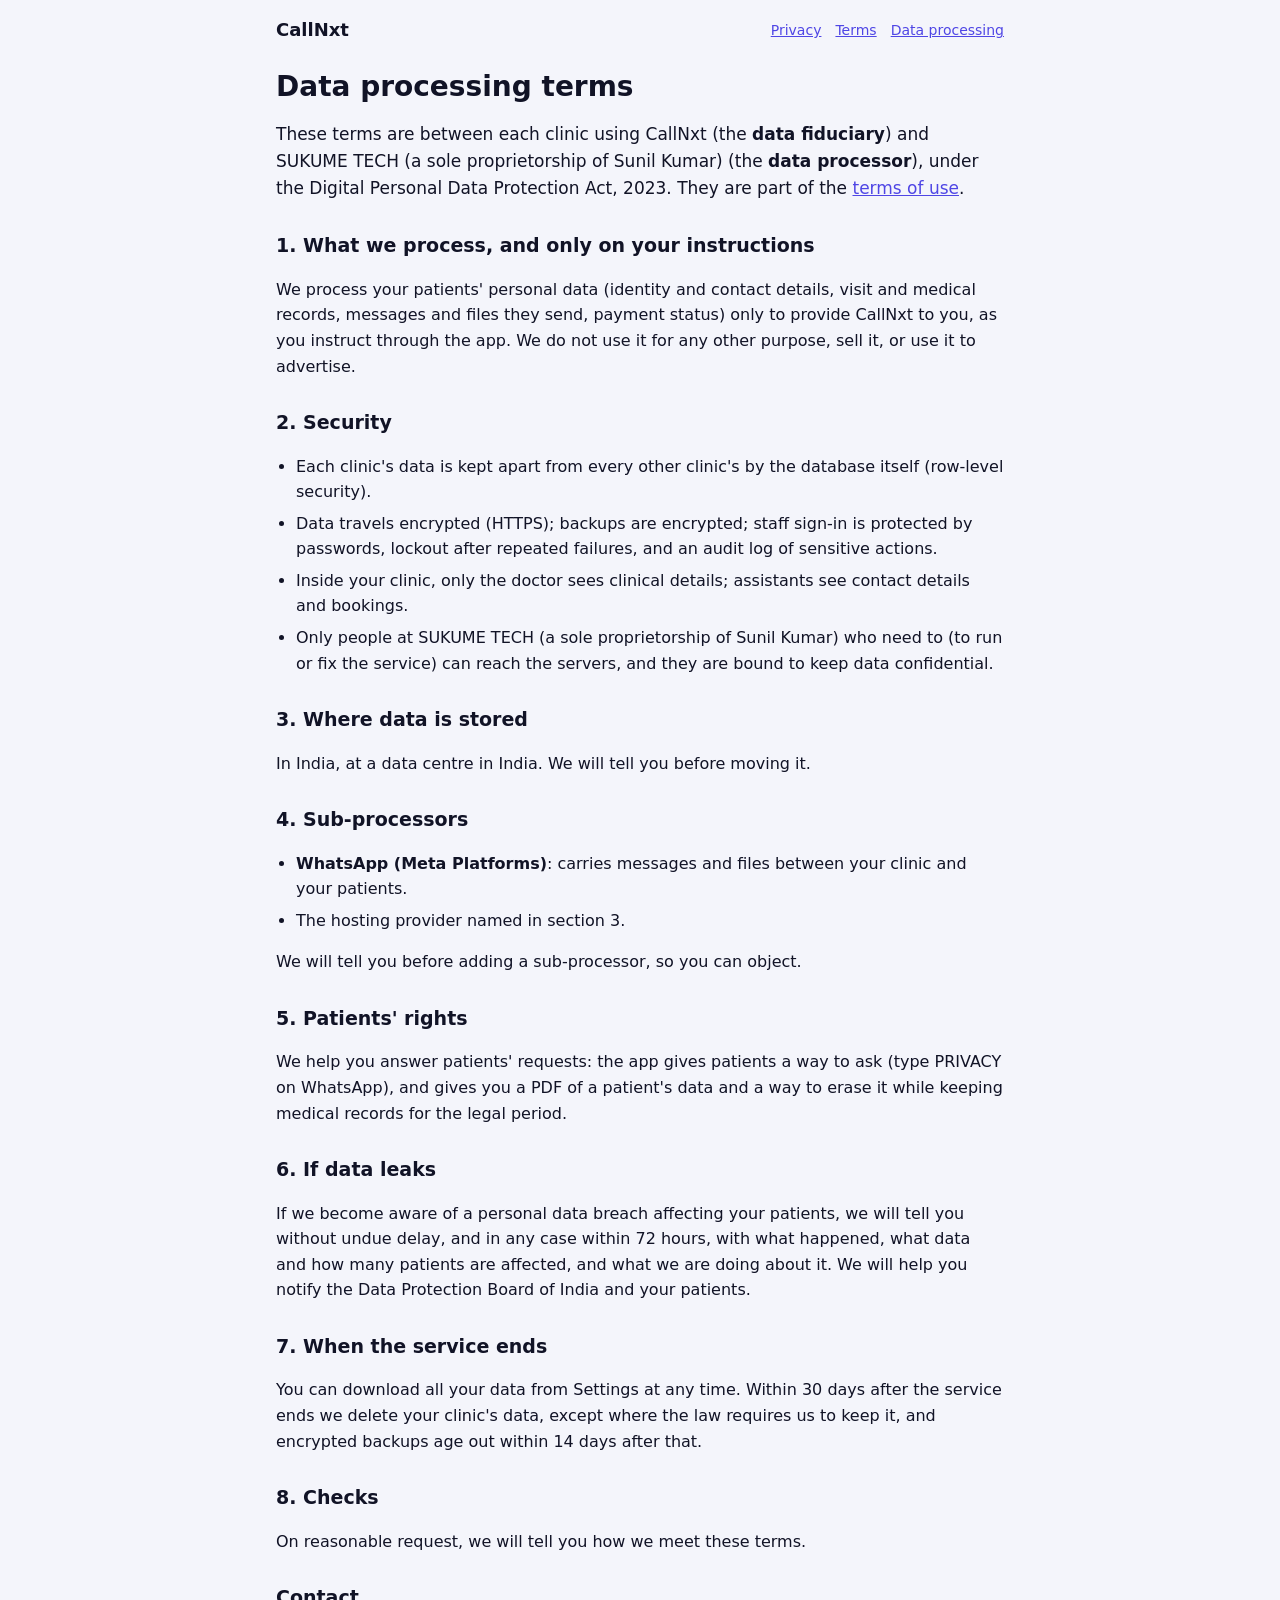
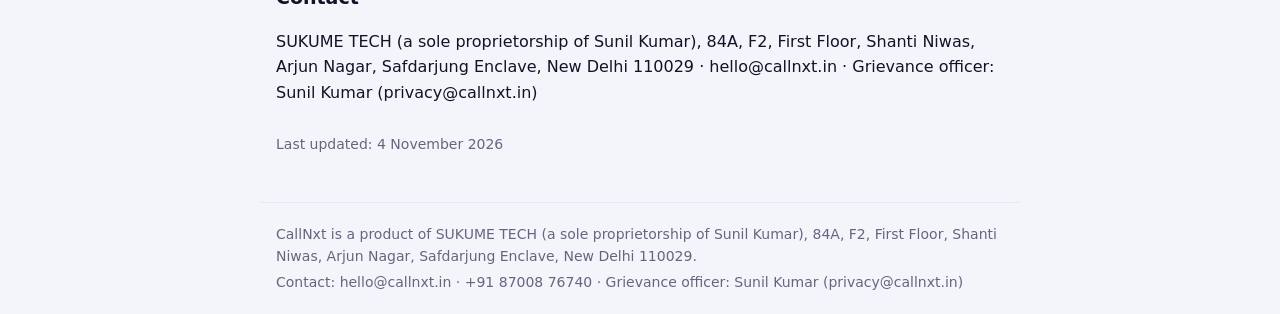
<file: dpa/index.html>
<!doctype html>
<html lang="en">
<head>
<meta charset="utf-8">
<meta name="viewport" content="width=device-width, initial-scale=1">

<title>Data processing terms · CallNxt</title>
<link rel="stylesheet" href="/static/legal.css">
</head>
<body>
<header class="top">
  <a class="brand" href="/">CallNxt</a>
  <nav><a href="/privacy/">Privacy</a><a href="/terms/">Terms</a><a href="/dpa/">Data processing</a></nav>
</header>
<main>
  
  
<h1>Data processing terms</h1>
<p class="lead">These terms are between each clinic using CallNxt (the <b>data fiduciary</b>) and
SUKUME TECH (a sole proprietorship of Sunil Kumar) (the <b>data processor</b>), under the Digital Personal Data Protection Act, 2023. They are part
of the <a href="/terms/">terms of use</a>.</p>

<h2>1. What we process, and only on your instructions</h2>
<p>We process your patients' personal data (identity and contact details, visit and medical records, messages and
files they send, payment status) only to provide CallNxt to you, as you instruct through the app. We do
not use it for any other purpose, sell it, or use it to advertise.</p>

<h2>2. Security</h2>
<ul>
  <li>Each clinic's data is kept apart from every other clinic's by the database itself (row-level security).</li>
  <li>Data travels encrypted (HTTPS); backups are encrypted; staff sign-in is protected by passwords, lockout after
    repeated failures, and an audit log of sensitive actions.</li>
  <li>Inside your clinic, only the doctor sees clinical details; assistants see contact details and bookings.</li>
  <li>Only people at SUKUME TECH (a sole proprietorship of Sunil Kumar) who need to (to run or fix the service) can reach the servers, and they are
    bound to keep data confidential.</li>
</ul>

<h2>3. Where data is stored</h2>
<p>In India, at a data centre in India. We will tell you before moving it.</p>

<h2>4. Sub-processors</h2>
<ul>
  <li><b>WhatsApp (Meta Platforms)</b>: carries messages and files between your clinic and your patients.</li>
  <li>The hosting provider named in section 3.</li>
</ul>
<p>We will tell you before adding a sub-processor, so you can object.</p>

<h2>5. Patients' rights</h2>
<p>We help you answer patients' requests: the app gives patients a way to ask (type PRIVACY on WhatsApp), and gives
you a PDF of a patient's data and a way to erase it while keeping medical records for the legal period.</p>

<h2>6. If data leaks</h2>
<p>If we become aware of a personal data breach affecting your patients, we will tell you without undue delay, and in
any case within 72 hours, with what happened, what data and how many patients are affected, and what we are doing
about it. We will help you notify the Data Protection Board of India and your patients.</p>

<h2>7. When the service ends</h2>
<p>You can download all your data from Settings at any time. Within 30 days after the service ends we delete your
clinic's data, except where the law requires us to keep it, and encrypted backups age out within 14 days after that.</p>

<h2>8. Checks</h2>
<p>On reasonable request, we will tell you how we meet these terms.</p>

<h2>Contact</h2>
<p>SUKUME TECH (a sole proprietorship of Sunil Kumar), 84A, F2, First Floor, Shanti Niwas, Arjun Nagar, Safdarjung Enclave, New Delhi 110029 · hello@callnxt.in · Grievance officer: Sunil Kumar
(privacy@callnxt.in)</p>

  <p class="updated">Last updated: 4 November 2026</p>
</main>
<footer>
  <p>CallNxt is a product of SUKUME TECH (a sole proprietorship of Sunil Kumar), 84A, F2, First Floor, Shanti Niwas, Arjun Nagar, Safdarjung Enclave, New Delhi 110029.</p>
  <p>Contact: hello@callnxt.in · +91 87008 76740 ·
    Grievance officer: Sunil Kumar (privacy@callnxt.in)</p>
</footer>
</body>
</html>
</file>
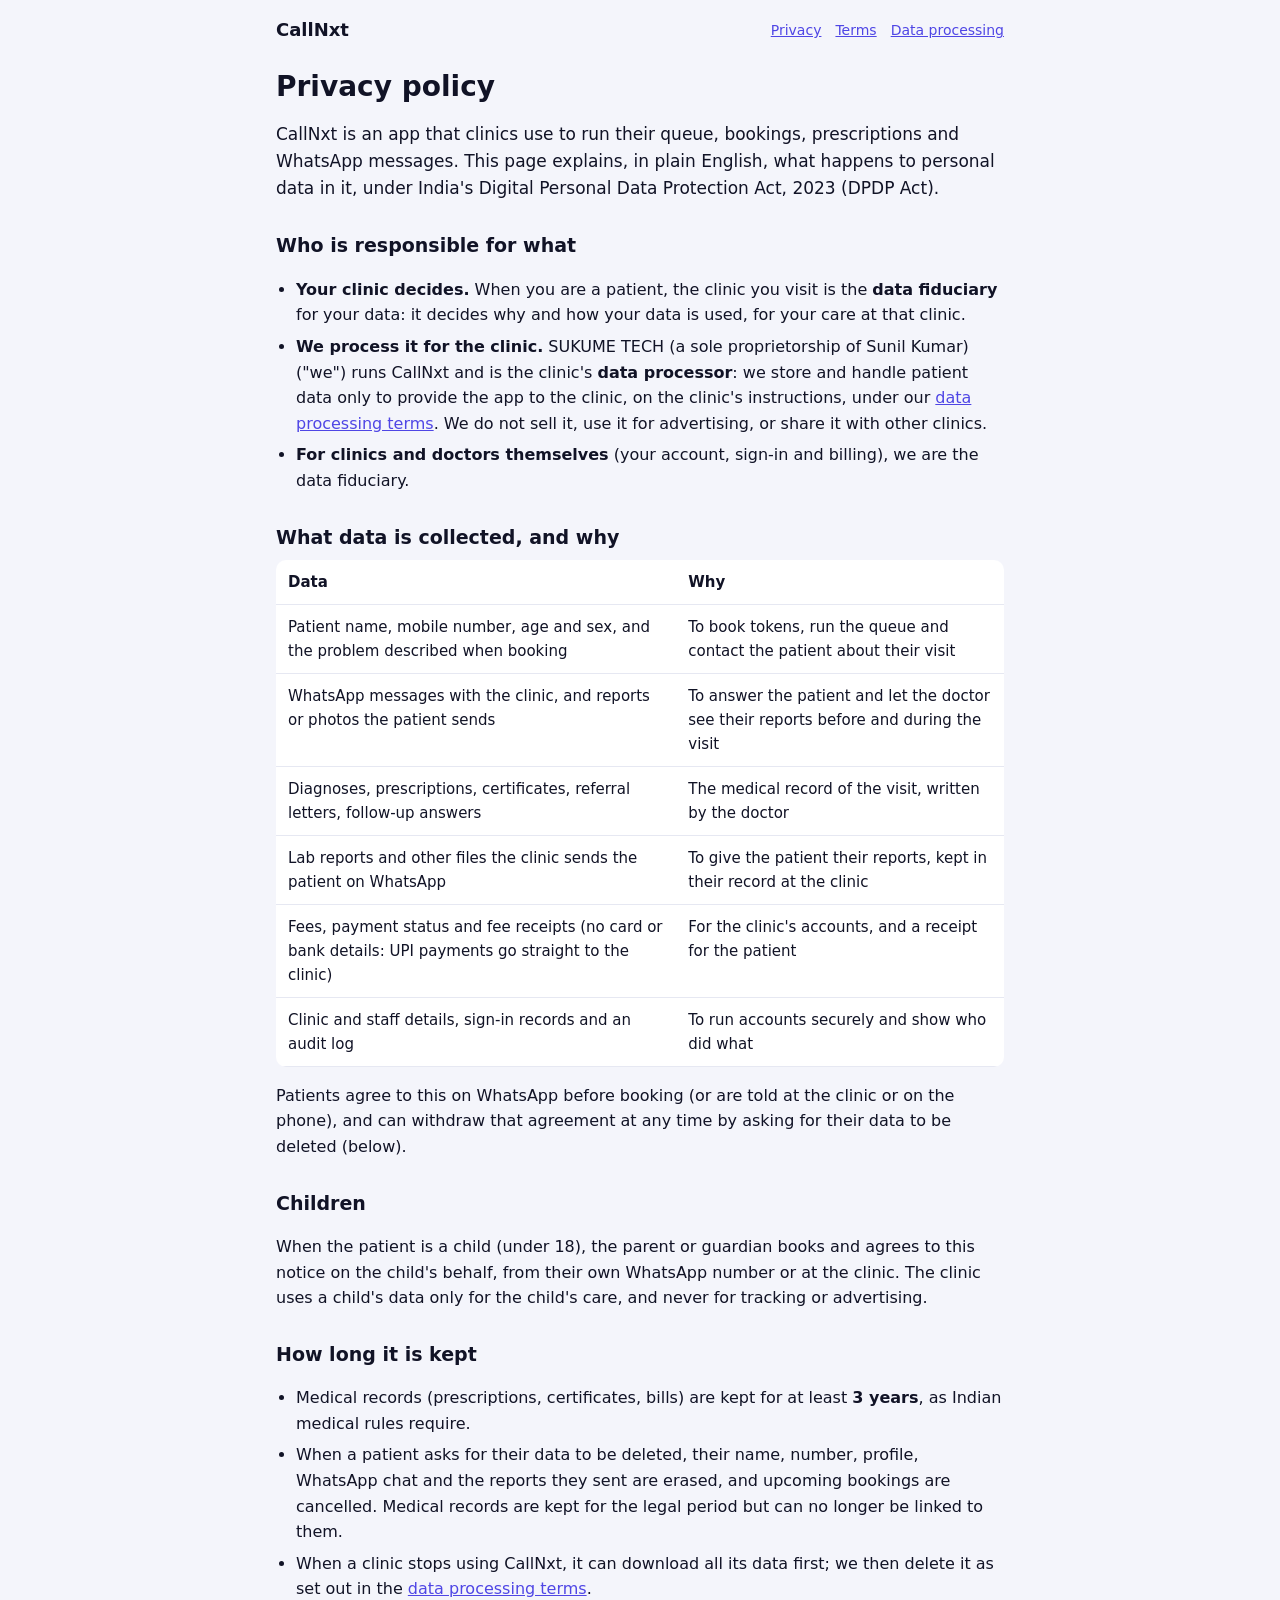
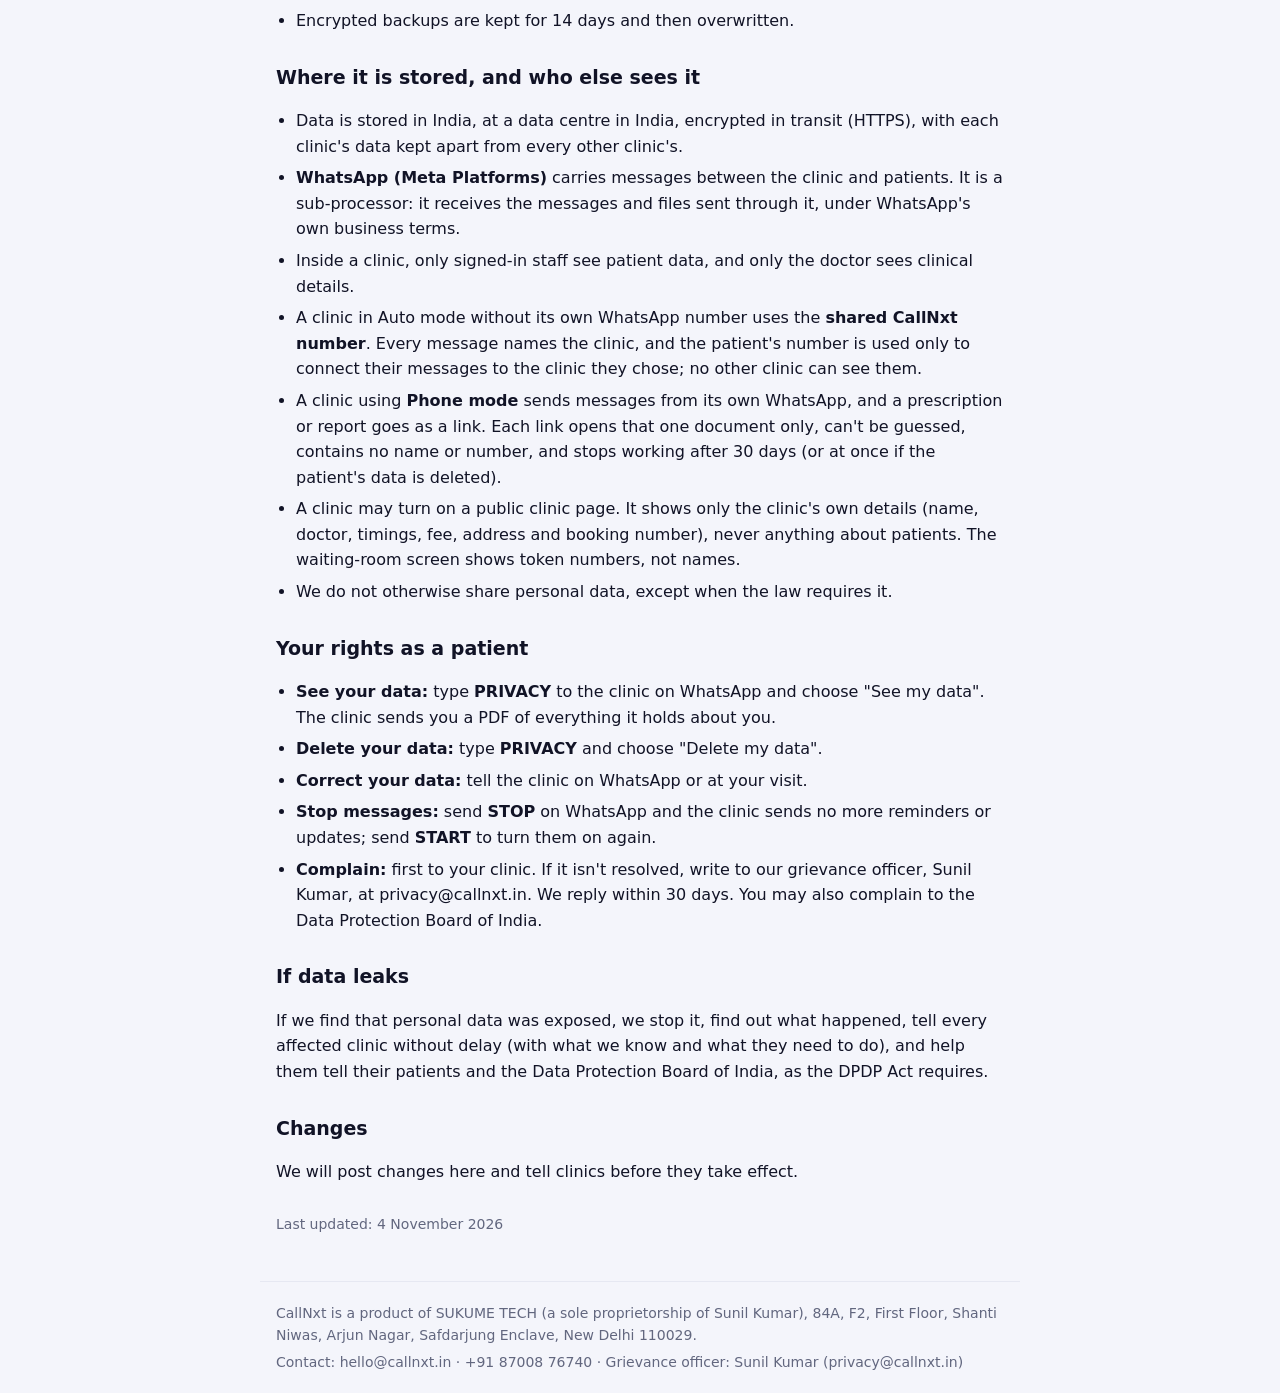
<file: privacy/index.html>
<!doctype html>
<html lang="en">
<head>
<meta charset="utf-8">
<meta name="viewport" content="width=device-width, initial-scale=1">

<title>Privacy policy · CallNxt</title>
<link rel="stylesheet" href="/static/legal.css">
</head>
<body>
<header class="top">
  <a class="brand" href="/">CallNxt</a>
  <nav><a href="/privacy/">Privacy</a><a href="/terms/">Terms</a><a href="/dpa/">Data processing</a></nav>
</header>
<main>
  
  
<h1>Privacy policy</h1>
<p class="lead">CallNxt is an app that clinics use to run their queue, bookings, prescriptions and WhatsApp
messages. This page explains, in plain English, what happens to personal data in it, under India's Digital
Personal Data Protection Act, 2023 (DPDP Act).</p>

<h2>Who is responsible for what</h2>
<ul>
  <li><b>Your clinic decides.</b> When you are a patient, the clinic you visit is the <b>data fiduciary</b> for your
    data: it decides why and how your data is used, for your care at that clinic.</li>
  <li><b>We process it for the clinic.</b> SUKUME TECH (a sole proprietorship of Sunil Kumar) ("we") runs CallNxt and is the clinic's
    <b>data processor</b>: we store and handle patient data only to provide the app to the clinic, on the clinic's
    instructions, under our <a href="/dpa/">data processing terms</a>. We do not sell it, use it for advertising, or
    share it with other clinics.</li>
  <li><b>For clinics and doctors themselves</b> (your account, sign-in and billing), we are the data fiduciary.</li>
</ul>

<h2>What data is collected, and why</h2>
<table>
  <tr><th>Data</th><th>Why</th></tr>
  <tr><td>Patient name, mobile number, age and sex, and the problem described when booking</td>
      <td>To book tokens, run the queue and contact the patient about their visit</td></tr>
  <tr><td>WhatsApp messages with the clinic, and reports or photos the patient sends</td>
      <td>To answer the patient and let the doctor see their reports before and during the visit</td></tr>
  <tr><td>Diagnoses, prescriptions, certificates, referral letters, follow-up answers</td>
      <td>The medical record of the visit, written by the doctor</td></tr>
  <tr><td>Lab reports and other files the clinic sends the patient on WhatsApp</td>
      <td>To give the patient their reports, kept in their record at the clinic</td></tr>
  <tr><td>Fees, payment status and fee receipts (no card or bank details: UPI payments go straight to the clinic)</td>
      <td>For the clinic's accounts, and a receipt for the patient</td></tr>
  <tr><td>Clinic and staff details, sign-in records and an audit log</td>
      <td>To run accounts securely and show who did what</td></tr>
</table>
<p>Patients agree to this on WhatsApp before booking (or are told at the clinic or on the phone), and can
withdraw that agreement at any time by asking for their data to be deleted (below).</p>

<h2>Children</h2>
<p>When the patient is a child (under 18), the parent or guardian books and agrees to this notice on the child's
behalf, from their own WhatsApp number or at the clinic. The clinic uses a child's data only for the child's care, and
never for tracking or advertising.</p>

<h2>How long it is kept</h2>
<ul>
  <li>Medical records (prescriptions, certificates, bills) are kept for at least <b>3 years</b>, as Indian medical
    rules require.</li>
  <li>When a patient asks for their data to be deleted, their name, number, profile, WhatsApp chat and the reports
    they sent are erased, and upcoming bookings are cancelled. Medical records are kept for the legal period but can
    no longer be linked to them.</li>
  <li>When a clinic stops using CallNxt, it can download all its data first; we then delete it as set out
    in the <a href="/dpa/">data processing terms</a>.</li>
  <li>Encrypted backups are kept for 14 days and then overwritten.</li>
</ul>

<h2>Where it is stored, and who else sees it</h2>
<ul>
  <li>Data is stored in India, at a data centre in India, encrypted in transit (HTTPS), with each clinic's data kept
    apart from every other clinic's.</li>
  <li><b>WhatsApp (Meta Platforms)</b> carries messages between the clinic and patients. It is a sub-processor: it
    receives the messages and files sent through it, under WhatsApp's own business terms.</li>
  <li>Inside a clinic, only signed-in staff see patient data, and only the doctor sees clinical details.</li>
  <li>A clinic in Auto mode without its own WhatsApp number uses the <b>shared CallNxt number</b>. Every
    message names the clinic, and the patient's number is used only to connect their messages to the clinic they
    chose; no other clinic can see them.</li>
  <li>A clinic using <b>Phone mode</b> sends messages from its own WhatsApp, and a prescription or report goes as a
    link. Each link opens that one document only, can't be guessed, contains no name or number, and stops working
    after 30 days (or at once if the patient's data is deleted).</li>
  <li>A clinic may turn on a public clinic page. It shows only the clinic's own details (name, doctor, timings, fee,
    address and booking number), never anything about patients. The waiting-room screen shows token numbers, not names.</li>
  <li>We do not otherwise share personal data, except when the law requires it.</li>
</ul>

<h2>Your rights as a patient</h2>
<ul>
  <li><b>See your data:</b> type <b>PRIVACY</b> to the clinic on WhatsApp and choose "See my data". The clinic sends
    you a PDF of everything it holds about you.</li>
  <li><b>Delete your data:</b> type <b>PRIVACY</b> and choose "Delete my data".</li>
  <li><b>Correct your data:</b> tell the clinic on WhatsApp or at your visit.</li>
  <li><b>Stop messages:</b> send <b>STOP</b> on WhatsApp and the clinic sends no more reminders or updates; send
    <b>START</b> to turn them on again.</li>
  <li><b>Complain:</b> first to your clinic. If it isn't resolved, write to our grievance officer,
    Sunil Kumar, at privacy@callnxt.in. We reply within 30 days. You may also complain to the
    Data Protection Board of India.</li>
</ul>

<h2>If data leaks</h2>
<p>If we find that personal data was exposed, we stop it, find out what happened, tell every affected clinic without
delay (with what we know and what they need to do), and help them tell their patients and the Data Protection Board
of India, as the DPDP Act requires.</p>

<h2>Changes</h2>
<p>We will post changes here and tell clinics before they take effect.</p>

  <p class="updated">Last updated: 4 November 2026</p>
</main>
<footer>
  <p>CallNxt is a product of SUKUME TECH (a sole proprietorship of Sunil Kumar), 84A, F2, First Floor, Shanti Niwas, Arjun Nagar, Safdarjung Enclave, New Delhi 110029.</p>
  <p>Contact: hello@callnxt.in · +91 87008 76740 ·
    Grievance officer: Sunil Kumar (privacy@callnxt.in)</p>
</footer>
</body>
</html>
</file>
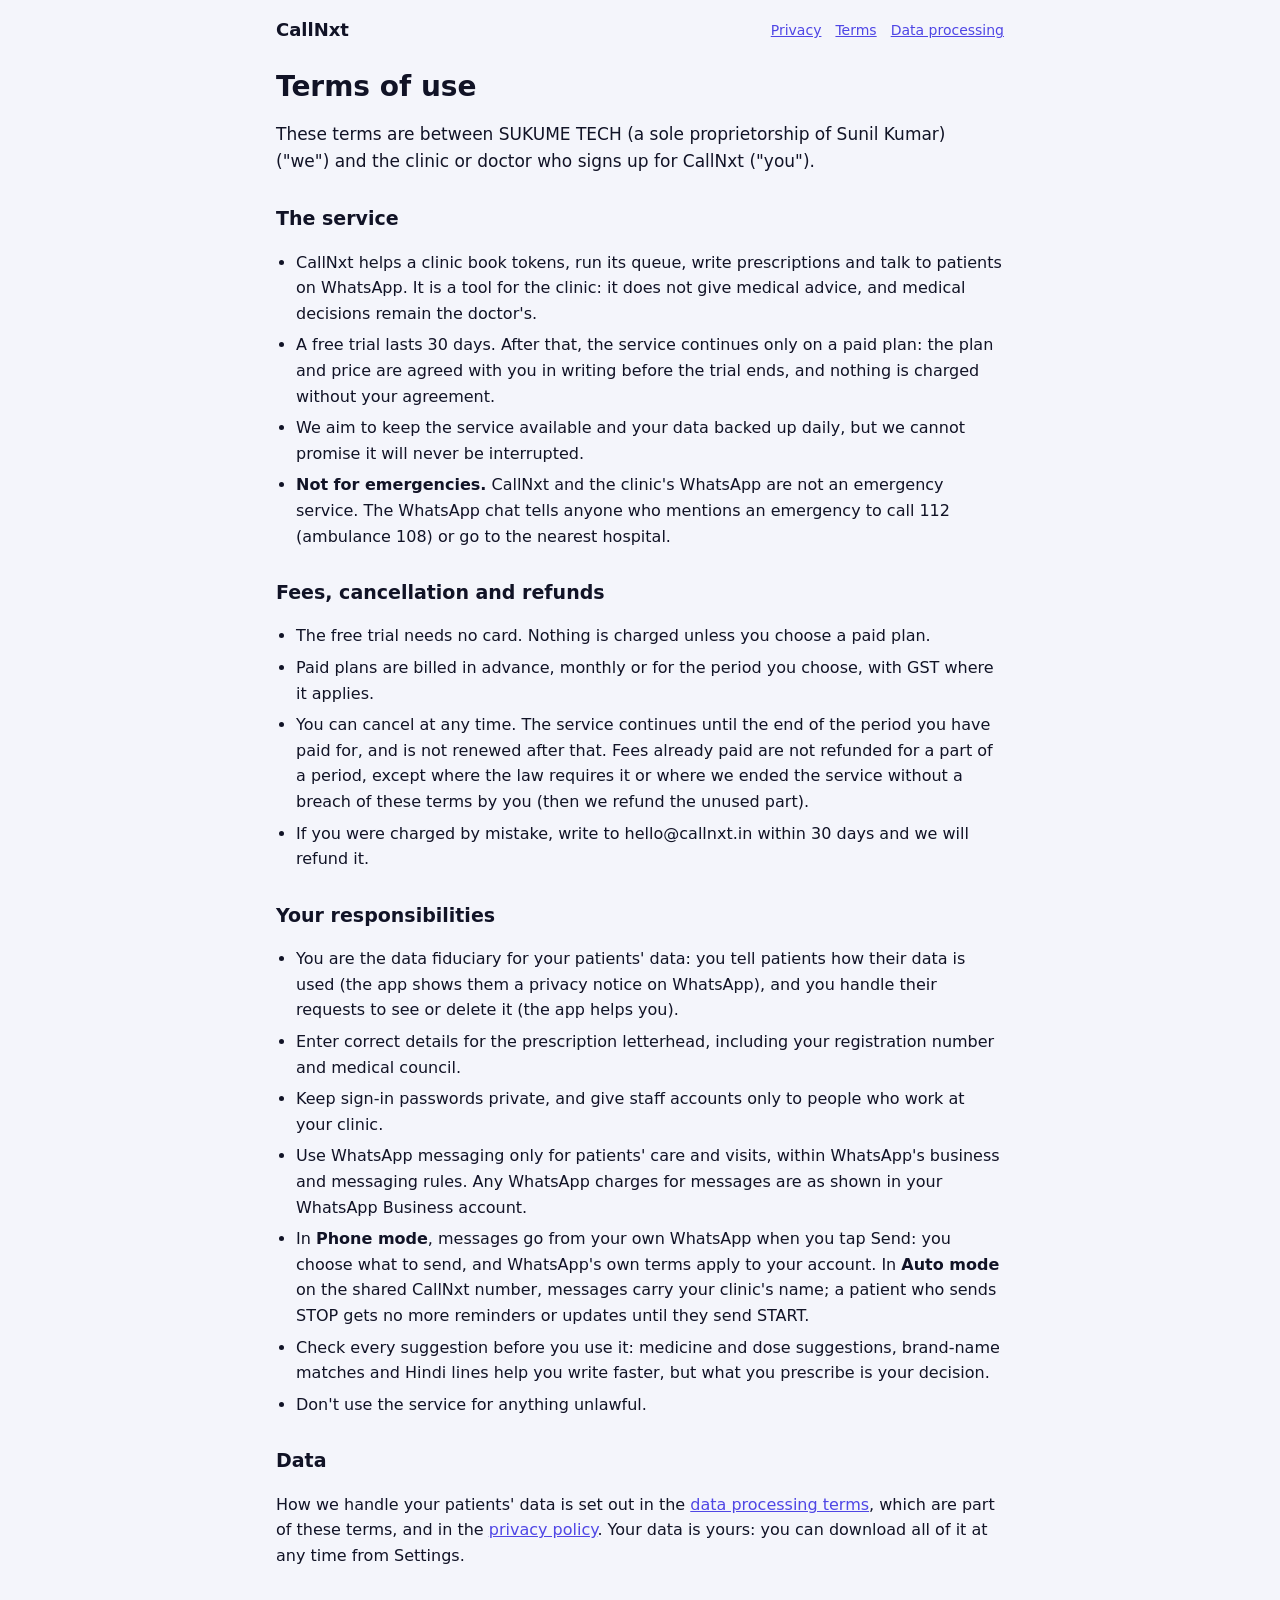
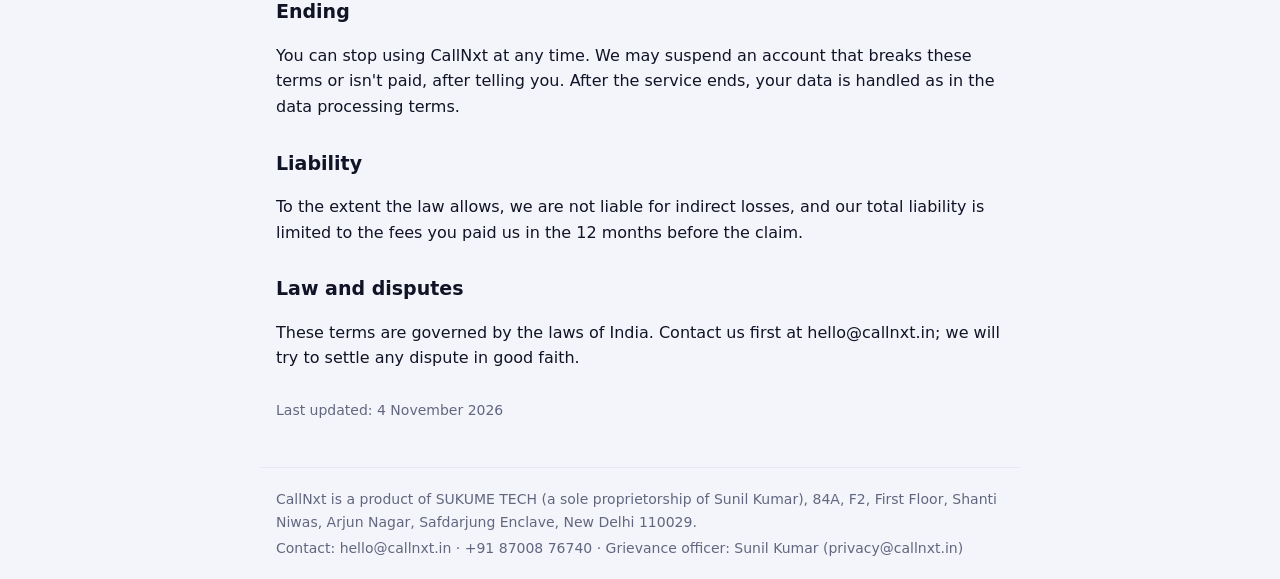
<file: terms/index.html>
<!doctype html>
<html lang="en">
<head>
<meta charset="utf-8">
<meta name="viewport" content="width=device-width, initial-scale=1">

<title>Terms of use · CallNxt</title>
<link rel="stylesheet" href="/static/legal.css">
</head>
<body>
<header class="top">
  <a class="brand" href="/">CallNxt</a>
  <nav><a href="/privacy/">Privacy</a><a href="/terms/">Terms</a><a href="/dpa/">Data processing</a></nav>
</header>
<main>
  
  
<h1>Terms of use</h1>
<p class="lead">These terms are between SUKUME TECH (a sole proprietorship of Sunil Kumar) ("we") and the clinic or doctor who signs up for
CallNxt ("you").</p>

<h2>The service</h2>
<ul>
  <li>CallNxt helps a clinic book tokens, run its queue, write prescriptions and talk to patients on
    WhatsApp. It is a tool for the clinic: it does not give medical advice, and medical decisions remain the doctor's.</li>
  <li>A free trial lasts 30 days. After that, the service continues only on a paid plan: the plan and price are agreed with you in writing before the trial ends, and nothing is charged without your agreement.</li>
  <li>We aim to keep the service available and your data backed up daily, but we cannot promise it will never be
    interrupted.</li>
  <li><b>Not for emergencies.</b> CallNxt and the clinic's WhatsApp are not an emergency service. The
    WhatsApp chat tells anyone who mentions an emergency to call 112 (ambulance 108) or go to the nearest hospital.</li>
</ul>

<h2>Fees, cancellation and refunds</h2>
<ul>
  <li>The free trial needs no card. Nothing is charged unless you choose a paid plan.</li>
  <li>Paid plans are billed in advance, monthly or for the period you choose, with GST where it applies.</li>
  <li>You can cancel at any time. The service continues until the end of the period you have paid for, and is not
    renewed after that. Fees already paid are not refunded for a part of a period, except where the law requires it
    or where we ended the service without a breach of these terms by you (then we refund the unused part).</li>
  <li>If you were charged by mistake, write to hello@callnxt.in within 30 days and we will refund it.</li>
</ul>

<h2>Your responsibilities</h2>
<ul>
  <li>You are the data fiduciary for your patients' data: you tell patients how their data is used (the app shows
    them a privacy notice on WhatsApp), and you handle their requests to see or delete it (the app helps you).</li>
  <li>Enter correct details for the prescription letterhead, including your registration number and medical council.</li>
  <li>Keep sign-in passwords private, and give staff accounts only to people who work at your clinic.</li>
  <li>Use WhatsApp messaging only for patients' care and visits, within WhatsApp's business and messaging rules. Any
    WhatsApp charges for messages are as shown in your WhatsApp Business account.</li>
  <li>In <b>Phone mode</b>, messages go from your own WhatsApp when you tap Send: you choose what to send, and
    WhatsApp's own terms apply to your account. In <b>Auto mode</b> on the shared CallNxt number, messages
    carry your clinic's name; a patient who sends STOP gets no more reminders or updates until they send START.</li>
  <li>Check every suggestion before you use it: medicine and dose suggestions, brand-name matches and Hindi lines
    help you write faster, but what you prescribe is your decision.</li>
  <li>Don't use the service for anything unlawful.</li>
</ul>

<h2>Data</h2>
<p>How we handle your patients' data is set out in the <a href="/dpa/">data processing terms</a>, which are part of
these terms, and in the <a href="/privacy/">privacy policy</a>. Your data is yours: you can download all of it at
any time from Settings.</p>

<h2>Ending</h2>
<p>You can stop using CallNxt at any time. We may suspend an account that breaks these terms or isn't
paid, after telling you. After the service ends, your data is handled as in the data processing terms.</p>

<h2>Liability</h2>
<p>To the extent the law allows, we are not liable for indirect losses, and our total liability is limited to the
fees you paid us in the 12 months before the claim.</p>

<h2>Law and disputes</h2>
<p>These terms are governed by the laws of India. Contact us first at hello@callnxt.in; we will try to settle any
dispute in good faith.</p>

  <p class="updated">Last updated: 4 November 2026</p>
</main>
<footer>
  <p>CallNxt is a product of SUKUME TECH (a sole proprietorship of Sunil Kumar), 84A, F2, First Floor, Shanti Niwas, Arjun Nagar, Safdarjung Enclave, New Delhi 110029.</p>
  <p>Contact: hello@callnxt.in · +91 87008 76740 ·
    Grievance officer: Sunil Kumar (privacy@callnxt.in)</p>
</footer>
</body>
</html>
</file>
<file: static/legal.css>
:root { --ink: #111326; --muted: #62677F; --bg: #F4F5FB; --card: #FFFFFF; --line: #E6E8F2; --green: #4F46E5; --amber-bg: #FFF4DC; --amber: #7A4B00; }
@media (prefers-color-scheme: dark) { :root { --ink: #ECEDF7; --muted: #A3A7C2; --bg: #0E0F1E; --card: #181A2E; --line: #2A2D48; --green: #8B85FF; --amber-bg: #3A2C10; --amber: #F2C46B; } }
* { box-sizing: border-box; }
body { margin: 0; background: var(--bg); color: var(--ink); font: 16px/1.6 'Segoe UI', system-ui, sans-serif; }
a { color: var(--green); }
.top { display: flex; justify-content: space-between; align-items: center; gap: 12px; flex-wrap: wrap; max-width: 760px; margin: 0 auto; padding: 16px; }
.brand { font-weight: 700; font-size: 18px; text-decoration: none; color: var(--ink); }
.top nav { display: flex; gap: 14px; flex-wrap: wrap; font-size: 14px; }
main { max-width: 760px; margin: 0 auto; padding: 0 16px 32px; }
h1 { font-size: 28px; line-height: 1.25; margin: 8px 0 12px; }
h2 { font-size: 19px; margin: 28px 0 8px; }
.lead { font-size: 17px; }
ul { padding-left: 20px; }
li { margin: 6px 0; }
table { width: 100%; border-collapse: collapse; background: var(--card); border-radius: 10px; overflow: hidden; font-size: 15px; }
th, td { text-align: left; vertical-align: top; padding: 10px 12px; border-bottom: 1px solid var(--line); }
.draft { background: var(--amber-bg); color: var(--amber); border-radius: 10px; padding: 10px 14px; font-size: 15px; }
.updated { color: var(--muted); font-size: 14px; margin-top: 28px; }
footer { border-top: 1px solid var(--line); max-width: 760px; margin: 0 auto; padding: 16px; color: var(--muted); font-size: 14px; }
footer p { margin: 4px 0; }
</file>
